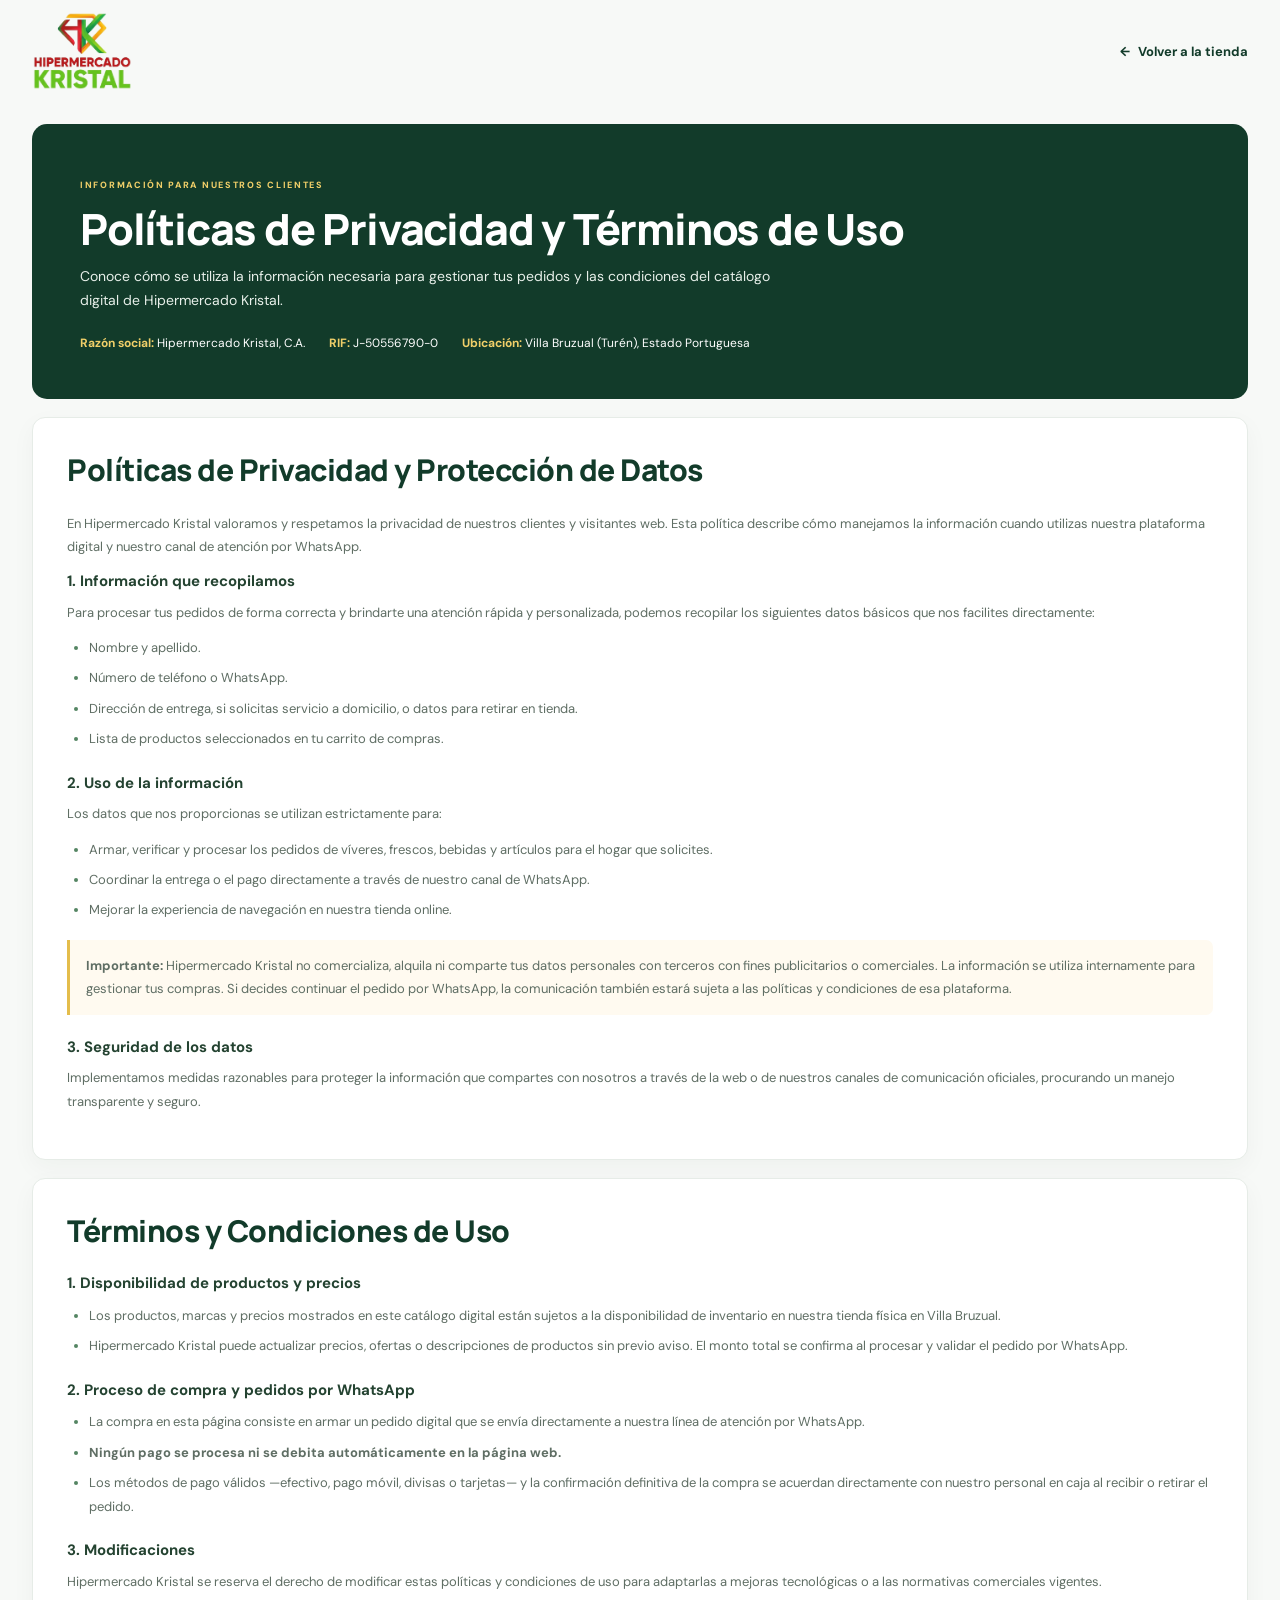
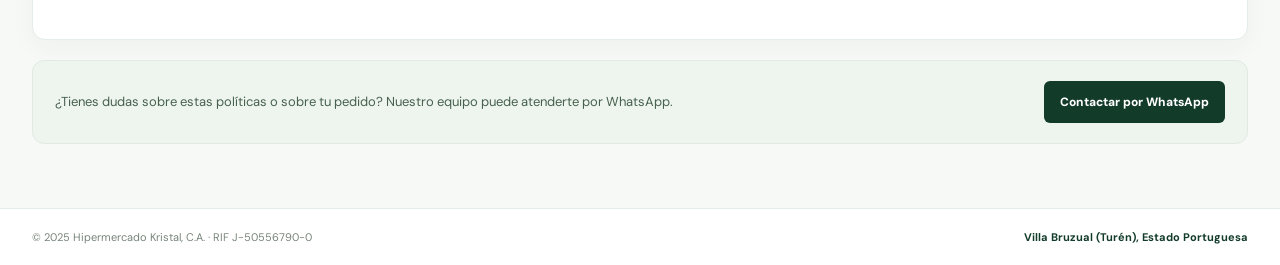
<file: politicas.html>
<!doctype html>
<html lang="es">
  <head>
    <meta charset="UTF-8" />
    <meta name="viewport" content="width=device-width, initial-scale=1.0" />
    <meta name="theme-color" content="#0f3822" />
    <meta
      name="description"
      content="Políticas de privacidad y términos de uso para los pedidos por WhatsApp de Hipermercado Kristal, Villa Bruzual."
    />
    <title>Políticas de Privacidad y Términos | Hipermercado Kristal</title>
    <link rel="icon" type="image/png" sizes="64x64" href="assets/kristal-favicon.png" />
    <link rel="preconnect" href="https://fonts.googleapis.com" />
    <link rel="preconnect" href="https://fonts.gstatic.com" crossorigin />
    <link
      href="https://fonts.googleapis.com/css2?family=DM+Sans:wght@400;500;600;700;800&family=Manrope:wght@500;600;700;800&display=swap"
      rel="stylesheet"
    />
    <link rel="stylesheet" href="styles.css" />
  </head>
  <body class="policy-page">
    <header class="policy-header page-container">
      <a class="brand" href="index.html" aria-label="Hipermercado Kristal, volver al inicio">
        <img class="brand-image" src="assets/kristal-logo.png" alt="Hipermercado Kristal" />
      </a>
      <a class="policy-home-link" href="index.html"><span aria-hidden="true">←</span> Volver a la tienda</a>
    </header>

    <main class="policy-main page-container">
      <section class="policy-intro" aria-labelledby="policy-title">
        <span class="eyebrow">INFORMACIÓN PARA NUESTROS CLIENTES</span>
        <h1 id="policy-title">Políticas de Privacidad y Términos de Uso</h1>
        <p>Conoce cómo se utiliza la información necesaria para gestionar tus pedidos y las condiciones del catálogo digital de Hipermercado Kristal.</p>
        <div class="policy-business">
          <span><strong>Razón social:</strong> Hipermercado Kristal, C.A.</span>
          <span><strong>RIF:</strong> J-50556790-0</span>
          <span><strong>Ubicación:</strong> Villa Bruzual (Turén), Estado Portuguesa</span>
        </div>
      </section>

      <section class="policy-card" id="privacidad" aria-labelledby="privacy-heading">
        <h2 id="privacy-heading">Políticas de Privacidad y Protección de Datos</h2>
        <p>En Hipermercado Kristal valoramos y respetamos la privacidad de nuestros clientes y visitantes web. Esta política describe cómo manejamos la información cuando utilizas nuestra plataforma digital y nuestro canal de atención por WhatsApp.</p>

        <h3>1. Información que recopilamos</h3>
        <p>Para procesar tus pedidos de forma correcta y brindarte una atención rápida y personalizada, podemos recopilar los siguientes datos básicos que nos facilites directamente:</p>
        <ul>
          <li>Nombre y apellido.</li>
          <li>Número de teléfono o WhatsApp.</li>
          <li>Dirección de entrega, si solicitas servicio a domicilio, o datos para retirar en tienda.</li>
          <li>Lista de productos seleccionados en tu carrito de compras.</li>
        </ul>

        <h3>2. Uso de la información</h3>
        <p>Los datos que nos proporcionas se utilizan estrictamente para:</p>
        <ul>
          <li>Armar, verificar y procesar los pedidos de víveres, frescos, bebidas y artículos para el hogar que solicites.</li>
          <li>Coordinar la entrega o el pago directamente a través de nuestro canal de WhatsApp.</li>
          <li>Mejorar la experiencia de navegación en nuestra tienda online.</li>
        </ul>
        <p class="policy-notice"><strong>Importante:</strong> Hipermercado Kristal no comercializa, alquila ni comparte tus datos personales con terceros con fines publicitarios o comerciales. La información se utiliza internamente para gestionar tus compras. Si decides continuar el pedido por WhatsApp, la comunicación también estará sujeta a las políticas y condiciones de esa plataforma.</p>

        <h3>3. Seguridad de los datos</h3>
        <p>Implementamos medidas razonables para proteger la información que compartes con nosotros a través de la web o de nuestros canales de comunicación oficiales, procurando un manejo transparente y seguro.</p>
      </section>

      <section class="policy-card" id="terminos" aria-labelledby="terms-heading">
        <h2 id="terms-heading">Términos y Condiciones de Uso</h2>

        <h3>1. Disponibilidad de productos y precios</h3>
        <ul>
          <li>Los productos, marcas y precios mostrados en este catálogo digital están sujetos a la disponibilidad de inventario en nuestra tienda física en Villa Bruzual.</li>
          <li>Hipermercado Kristal puede actualizar precios, ofertas o descripciones de productos sin previo aviso. El monto total se confirma al procesar y validar el pedido por WhatsApp.</li>
        </ul>

        <h3>2. Proceso de compra y pedidos por WhatsApp</h3>
        <ul>
          <li>La compra en esta página consiste en armar un pedido digital que se envía directamente a nuestra línea de atención por WhatsApp.</li>
          <li><strong>Ningún pago se procesa ni se debita automáticamente en la página web.</strong></li>
          <li>Los métodos de pago válidos —efectivo, pago móvil, divisas o tarjetas— y la confirmación definitiva de la compra se acuerdan directamente con nuestro personal en caja al recibir o retirar el pedido.</li>
        </ul>

        <h3>3. Modificaciones</h3>
        <p>Hipermercado Kristal se reserva el derecho de modificar estas políticas y condiciones de uso para adaptarlas a mejoras tecnológicas o a las normativas comerciales vigentes.</p>
      </section>

      <aside class="policy-contact" aria-label="Contacto de atención">
        <p>¿Tienes dudas sobre estas políticas o sobre tu pedido? Nuestro equipo puede atenderte por WhatsApp.</p>
        <a href="https://wa.me/584128867088" target="_blank" rel="noopener noreferrer">Contactar por WhatsApp</a>
      </aside>
    </main>

    <footer class="policy-footer">
      <div class="page-container">
        <span>© 2025 Hipermercado Kristal, C.A. · RIF J-50556790-0</span>
        <strong>Villa Bruzual (Turén), Estado Portuguesa</strong>
      </div>
    </footer>
  </body>
</html>
</file>
<file: styles.css>
:root {
  font-family: "DM Sans", sans-serif;
  color: #18352a;
  background: #fff;
  font-synthesis: none;
  text-rendering: optimizeLegibility;
  --forest: #0f3822;
  --green: #0f3822;
  --green-dark: #0f3822;
  --muted: #78847e;
  --line: #e9eeeb;
  --page-width: 1240px;
}

* { box-sizing: border-box; -webkit-user-select: none; user-select: none; }
input, textarea, select, [contenteditable="true"] { -webkit-user-select: text; user-select: text; }
[hidden] { display: none !important; }
html { scroll-behavior: smooth; touch-action: manipulation; overscroll-behavior-y: none; }
body { min-width: 320px; margin: 0; overscroll-behavior-y: none; }
button, input { font: inherit; }
button, a { -webkit-tap-highlight-color: transparent; }
a { color: inherit; text-decoration: none; }
button { color: inherit; }
.page-container { width: min(var(--page-width), calc(100% - 64px)); margin-inline: auto; }
.sr-only { position: absolute; width: 1px; height: 1px; padding: 0; margin: -1px; overflow: hidden; clip: rect(0, 0, 0, 0); white-space: nowrap; border: 0; }

.staff-store-return { position: sticky; z-index: 30; top: 0; display: flex; align-items: center; justify-content: space-between; gap: 12px; min-height: 42px; padding: 6px max(16px, calc((100vw - var(--page-width)) / 2)); background: #0f3822; color: #fff; font-size: 12px; font-weight: 800; box-shadow: 0 2px 10px #18352a1c; }
.staff-store-return > a { color: inherit; }
.staff-store-return label { display: inline-flex; align-items: center; gap: 8px; font-size: 11px; }
.staff-store-return select, .staff-profile-shortcuts select { min-height: 32px; padding: 5px 9px; border: 1px solid #dce6dd; border-radius: 7px; background: #fff; color: #18352a; font: inherit; }
.staff-profile-shortcuts h2 { margin-bottom: 12px; }
.staff-profile-shortcuts label { display: block; margin-bottom: 6px; color: #344b3c; font-size: 12px; font-weight: 700; }
.has-staff-navigation .site-header { top: 42px; }

.announcement { display: flex; justify-content: center; align-items: center; gap: 17px; min-height: 35px; padding: 5px 20px; background: #f5c84c; color: #273a25; font-size: 11px; }
.announcement p { margin: 0; }
.announcement strong { font-weight: 800; }
.announcement a { font-size: 10px; font-weight: 700; }
.announcement-install { display: inline-flex; min-height: 36px; align-items: center; gap: 5px; padding: 5px 9px; border: 1px solid currentColor; border-radius: 999px; background: transparent; color: inherit; font-size: 10px; font-weight: 800; cursor: pointer; white-space: nowrap; }
.announcement-install svg { width: 14px; height: 14px; fill: none; stroke: currentColor; stroke-width: 1.6; stroke-linecap: round; stroke-linejoin: round; }
.announcement-install:disabled { cursor: wait; opacity: .65; }
.announcement-apk-download { display: inline-flex; min-height: 36px; align-items: center; gap: 5px; padding: 5px 9px; border: 1px solid currentColor; border-radius: 999px; color: inherit; font-size: 10px !important; font-weight: 800 !important; text-decoration: none; white-space: nowrap; }
.announcement-apk-download svg { width: 14px; height: 14px; fill: none; stroke: currentColor; stroke-width: 1.6; stroke-linecap: round; stroke-linejoin: round; }
.announcement-apk-download[hidden] { display: none; }

.site-header { position: sticky; z-index: 10; top: 0; background: #ffffffed; box-shadow: 0 4px 18px #18352a0a; backdrop-filter: blur(14px); }
.header-main { min-height: 76px; display: flex; align-items: center; gap: 25px; }
.brand { display: inline-flex; flex: 0 0 auto; align-items: center; }
.brand-image { display: block; width: 98px; height: 70px; object-fit: contain; }
.search-form { height: 45px; flex: 1 1 440px; max-width: 500px; display: flex; align-items: center; gap: 10px; padding: 4px 5px 4px 15px; border: 1px solid #e7ece8; border-radius: 8px; background: #f8faf8; }
.search-form:focus-within { border-color: #65b67d; box-shadow: 0 0 0 3px #22c55e19; }
.search-form svg { width: 19px; height: 19px; flex: none; fill: none; stroke: #65746a; stroke-width: 1.7; stroke-linecap: round; }
.search-form input { width: 100%; min-width: 0; border: 0; outline: 0; background: transparent; color: #19382a; font-size: 12px; }
.search-form input::placeholder { color: #89938d; }
.search-form button { height: 35px; padding: 0 17px; border: 0; border-radius: 6px; background: var(--forest); color: #fff; font-size: 11px; font-weight: 700; cursor: pointer; }
.header-instagram, .header-tiktok { display: inline-grid; flex: none; place-items: center; width: 42px; height: 42px; border-radius: 12px; transition: transform .18s ease, box-shadow .18s ease; }
.header-instagram:hover, .header-tiktok:hover { transform: translateY(-2px); box-shadow: 0 5px 12px #18352a20; }
.header-instagram svg { display: block; width: 38px; height: 38px; }
.header-tiktok svg { display: block; width: 32px; height: 32px; }
.header-bcv-rate { display: grid; flex: 0 0 auto; justify-items: center; gap: 2px; margin-left: auto; color: #506156; line-height: 1.2; text-align: center; white-space: nowrap; }
.header-bcv-rate > span { color: #748178; font-size: 9px; font-weight: 700; letter-spacing: .04em; text-transform: uppercase; }
.header-bcv-rate > strong { color: var(--forest); font-size: 12px; font-weight: 800; }
.header-bcv-rate > small { min-height: 11px; color: #89948d; font-size: 8px; }
.header-bcv-rate.is-stale > strong { color: #8a6b17; }
.header-action { display: inline-flex; align-items: center; gap: 7px; padding: 0; border: 0; background: none; text-align: left; cursor: pointer; }
.action-icon svg { width: 21px; height: 21px; fill: none; stroke: var(--forest); stroke-width: 1.6; stroke-linecap: round; stroke-linejoin: round; }
.action-copy { display: flex; flex-direction: column; gap: 3px; white-space: nowrap; }
.action-copy small { font-size: 9px; color: #849087; }
.action-copy strong { font-size: 11px; font-weight: 700; }
.chevron { margin-left: 1px; color: #7c8980; }
.header-tools { display: flex; align-items: center; gap: 20px; margin-left: auto; }
.icon-action { display: flex; flex-direction: column; align-items: center; gap: 4px; padding: 0; border: 0; background: none; color: #31483b; font-size: 9px; white-space: nowrap; cursor: pointer; }
.icon-action > svg, .cart-icon-wrap > svg { width: 21px; height: 21px; fill: none; stroke: var(--forest); stroke-width: 1.55; stroke-linecap: round; stroke-linejoin: round; }
.cart-icon-wrap { position: relative; height: 23px; }
.cart-count { position: absolute; top: -7px; right: -10px; min-width: 16px; height: 16px; display: grid; place-items: center; padding: 0 4px; border: 2px solid #fff; border-radius: 10px; background: #ef4444; color: white; font-size: 8px; font-weight: 800; }

.category-nav { border-top: 1px solid #f1f3f1; border-bottom: 1px solid #e9eeeb; background: #fff; }
.nav-inner { min-height: 46px; display: flex; align-items: center; justify-content: space-between; gap: 16px; }
.category-links { display: flex; align-items: center; justify-content: flex-start; gap: clamp(17px, 3vw, 38px); width: 100%; }
.category-links a { color: #45584d; font-size: 12px; font-weight: 600; white-space: nowrap; transition: color .18s ease; }
.category-links a:hover, .category-links a[aria-current="page"] { color: var(--forest); }
.category-links a.selected { color: var(--forest); font-weight: 800; }
.category-links a:first-child { display: flex; align-items: center; gap: 8px; color: var(--forest); font-weight: 800; }
.departments-menu { position: relative; flex: none; }
.departments-menu summary { display: flex; align-items: center; gap: 8px; min-height: 42px; color: var(--forest); font-size: 12px; font-weight: 800; cursor: pointer; list-style: none; }
.departments-menu summary::-webkit-details-marker { display: none; }
.departments-menu summary span { color: #78847e; font-size: 15px; }
.department-menu-panel { position: absolute; z-index: 12; top: calc(100% + 2px); left: -18px; display: none; grid-template-columns: repeat(2, minmax(0, 1fr)); gap: 4px; width: min(680px, calc(100vw - 36px)); padding: 12px; border: 1px solid #e5ebe6; border-radius: 10px; background: #fff; box-shadow: 0 16px 36px #18352a1c; }
.departments-menu[open] .department-menu-panel { display: grid; }
.department-menu-panel a { display: flex; min-width: 0; flex-direction: column; gap: 5px; padding: 12px; border-radius: 7px; white-space: normal; }
.department-menu-panel a:hover, .department-menu-panel a[aria-current="true"] { background: #f3f8f3; }
.department-menu-panel strong { color: #254332; font-size: 12px; line-height: 1.4; }
.department-menu-panel small { color: #78847e; font-size: 10px; line-height: 1.45; }
.mobile-menu-button { display: none; }

body { background: #f6f8f6; color: #18352a; }
main { min-height: 55vh; padding-bottom: 40px; overscroll-behavior-y: none; }
.dashboard-overview { padding-top: 34px; padding-bottom: 42px; }
.dashboard-section-heading { display: flex; align-items: flex-end; justify-content: space-between; gap: 16px; margin-bottom: 18px; }
.dashboard-section-heading h2 { margin: 7px 0 0; color: var(--forest); font: 800 clamp(21px, 2.6vw, 29px)/1.2 "Manrope", sans-serif; letter-spacing: -.6px; }
.dashboard-location { display: inline-flex; align-items: center; gap: 8px; padding: 9px 13px; border: 1px solid #e5ece6; border-radius: 20px; background: #fff; color: #65746a; font-size: 11px; font-weight: 700; }
.dashboard-status-dot { width: 8px; height: 8px; display: inline-block; flex: none; border-radius: 50%; background: #c9a63c; box-shadow: 0 0 0 4px #c9a63c20; }
.dashboard-widgets { display: grid; grid-template-columns: repeat(3, minmax(0, 1fr)); gap: 16px; }
.dashboard-widget { position: relative; min-width: 0; overflow: hidden; padding: 23px; border: 1px solid #e7ece8; border-radius: 13px; background: #fff; box-shadow: 0 8px 26px #18352a08; }
.dashboard-widget h3 { margin: 7px 0 8px; color: #203b2b; font: 800 17px/1.3 "Manrope", sans-serif; }
.dashboard-widget p { margin: 0; color: #758279; font-size: 12px; line-height: 1.65; }
.dashboard-service { background: linear-gradient(140deg, #f4f8f4, #fff 68%); }
.dashboard-widget-icon { width: 36px; height: 36px; display: grid; place-items: center; margin-bottom: 13px; border-radius: 10px; background: #e4f1e6; color: var(--forest); }
.dashboard-widget-icon svg { width: 20px; height: 20px; fill: none; stroke: currentColor; stroke-width: 1.7; stroke-linecap: round; stroke-linejoin: round; }
.dashboard-widget-link { display: inline-flex; align-items: center; gap: 8px; margin-top: 15px; color: var(--forest); font-size: 11px; font-weight: 800; }
.dashboard-widget-link:hover { color: #287746; }
.dashboard-store-preview { min-height: 144px; display: flex; align-items: center; gap: 18px; padding: 14px; }
.dashboard-store-preview > img { width: 38%; height: 116px; flex: none; border-radius: 8px; object-fit: cover; }
.dashboard-store-preview h3 { font-size: 15px; }
.dashboard-status { display: flex; align-items: center; gap: 13px; padding-block: 17px; }
.dashboard-status > div { flex: 1; }
.dashboard-status h3 { margin: 4px 0; font-size: 14px; }
.dashboard-status p { font-size: 11px; }
.dashboard-status > a { width: 34px; height: 34px; display: grid; place-items: center; border-radius: 50%; background: var(--forest); color: #fff; font-weight: 800; }
.catalog-view { min-height: 70vh; padding: 30px 0 48px; background: #f6f8f6; }
.catalog-page-heading { display: flex; align-items: center; justify-content: space-between; gap: 18px; padding: 24px 28px; border: 1px solid #e5ebe6; border-radius: 13px; background: #fff; box-shadow: 0 7px 22px #18352a08; }
.catalog-page-heading h1 { margin: 7px 0 5px; color: var(--forest); font: 800 clamp(24px, 3.3vw, 34px)/1.2 "Manrope", sans-serif; letter-spacing: -.7px; }
.catalog-page-heading p { margin: 0; color: #748178; font-size: 12px; line-height: 1.6; }
.catalog-heading-badge { padding: 12px 15px; border: 1px solid #e7ece8; border-radius: 9px; color: #65746a; font-size: 10px; font-weight: 800; letter-spacing: 1.1px; }
.catalog-heading-badge b { color: #d5a92f; }
.catalog-view .hero { margin-top: 20px; }
.store-view { min-height: 70vh; padding-top: 18px; padding-bottom: 36px; background: #f6f8f6; }
.institutional-view { min-height: 65vh; padding-top: 38px; padding-bottom: 58px; }
.institutional-heading { margin-bottom: 24px; }
.institutional-heading h1 { margin: 8px 0; color: var(--forest); font: 800 clamp(28px, 4vw, 40px)/1.18 "Manrope", sans-serif; letter-spacing: -.8px; }
.institutional-heading > p { margin: 0; color: #6c7b71; font-size: 14px; line-height: 1.7; }
.institutional-card { margin-top: 18px; padding: clamp(22px, 4vw, 34px); border: 1px solid #e4eae5; border-radius: 10px; background: #fff; box-shadow: 0 5px 18px #18352a08; }
.institutional-card h2 { margin: 0 0 14px; color: #203b2b; font: 800 20px/1.35 "Manrope", sans-serif; }
.institutional-card p, .institutional-card li { color: #5f6e64; font-size: 13px; line-height: 1.8; }
.institutional-card p { margin: 0 0 14px; }
.about-section { max-width: 900px; margin: 0; border-left: 1px solid #e4eae5; background: #fff; scroll-margin-top: 24px; }
.about-section h2:not(:first-child) { margin-top: 26px; }
.institutional-facts { margin: 22px 0; padding: 15px 18px; border-left: 3px solid #d7bc5c; background: #f8faf8; }
.institutional-facts p { margin: 4px 0; }
.institutional-action { min-height: 44px; display: inline-flex; align-items: center; justify-content: center; padding: 0 17px; border: 0; border-radius: 6px; background: var(--forest); color: #fff; font: 700 12px "DM Sans", sans-serif; text-decoration: none; cursor: pointer; }
.institutional-action:hover { background: #092818; }
.returns-card ol { display: grid; gap: 14px; margin: 20px 0 25px; padding-left: 23px; }
.returns-card li::marker { color: var(--forest); font-weight: 800; }
.faq-section h2, .review-form-card h2 { margin-bottom: 18px; }
.faq-search-label, .review-form-card form > label { display: block; margin: 14px 0 7px; color: #344c3c; font-size: 12px; font-weight: 700; }
.faq-search, .review-form-card input[type="text"], .review-form-card select, .review-form-card textarea { width: 100%; min-height: 44px; padding: 10px 12px; border: 1px solid #dfe7e0; border-radius: 6px; background: #fff; color: #18352a; font: 13px "DM Sans", sans-serif; }
.faq-search:focus, .review-form-card input:focus, .review-form-card select:focus, .review-form-card textarea:focus { outline: 3px solid #0f38221c; border-color: #73917b; }
.review-form-card textarea { min-height: 110px; resize: vertical; }
.faq-list { margin-top: 18px; border-top: 1px solid #e9eeeb; }
.faq-list details { padding: 16px 2px; border-bottom: 1px solid #e9eeeb; }
.faq-list summary { color: #263f30; font-size: 13px; font-weight: 700; cursor: pointer; }
.faq-list details p { margin: 12px 0 0; }
.faq-empty { margin-top: 15px !important; color: #6e7c72 !important; }
.review-section { display: grid; grid-template-columns: minmax(210px, .72fr) minmax(0, 1.5fr); gap: 30px; }
.review-score { align-self: start; padding: 21px; border-radius: 8px; background: #f5f8f5; text-align: center; }
.review-score h2 { margin: 16px 0 0; color: #1b3827; font: 700 18px "Manrope", sans-serif; }
.review-score h2 span { font-size: 42px; }
.review-score > p, .review-stars { margin: 8px 0; color: #b58b23; font-size: 22px; letter-spacing: 3px; }
.review-score small, .review-example small { display: block; color: #78847e; font-size: 11px; line-height: 1.6; }
.review-wall h2 { margin-bottom: 15px; }
.review-example { margin-top: 11px; padding: 16px; border: 1px solid #e9eeeb; border-radius: 7px; }
.review-example header { display: flex; align-items: center; gap: 9px; margin-bottom: 8px; }
.review-example header strong { color: #263f30; font-size: 12px; }
.review-example header time { margin-left: auto; color: #78847e; font-size: 10px; }
.review-publication-kind { padding: 4px 8px; border-radius: 999px; background: #edf5ee; color: #1e6135; font-size: 9px; font-weight: 800; }
.review-publications-status { margin-bottom: 14px !important; }
.review-example p { margin: 8px 0; color: #43574a; }
.review-stars { font-size: 16px; }
.review-form-card form { max-width: 680px; }
.review-form-card fieldset { margin: 18px 0; padding: 12px 14px; border: 1px solid #e2e9e3; border-radius: 6px; }
.review-form-card legend { padding-inline: 5px; color: #344c3c; font-size: 12px; font-weight: 700; }
.star-rating { display: flex; flex-wrap: wrap; gap: 8px; }
.star-rating label { position: relative; cursor: pointer; }
.star-rating input { position: absolute; width: 1px; height: 1px; opacity: 0; }
.star-rating label span { display: block; padding: 8px 11px; border: 1px solid #e2e9e3; border-radius: 5px; color: #b58b23; font-size: 15px; letter-spacing: 2px; }
.star-rating input:checked + span { border-color: #c29a31; background: #fff9e8; color: #735714; }
.star-rating input:focus-visible + span { outline: 3px solid #0f38221c; }
.review-form-card form > .institutional-action { margin-top: 17px; }
.review-whatsapp-fallback { display: inline-block; margin: 14px 0 0 12px; color: var(--forest); font-size: 12px; font-weight: 700; }
.review-form-status { margin-top: 14px !important; color: #41604a !important; font-size: 12px !important; }

.welcome-hero { position: relative; min-height: max(500px, calc(100svh - 192px)); display: grid; place-items: center; overflow: hidden; isolation: isolate; background: #0f3822; color: #fff; text-align: center; }
.welcome-background { position: absolute; z-index: -2; inset: 0; background-position: center; background-size: cover; background-repeat: no-repeat; animation: welcome-background-cycle 18s ease-in-out infinite; }
.welcome-background::before { position: absolute; inset: -14px; background-image: var(--welcome-photo); background-position: center; background-size: cover; background-repeat: no-repeat; content: ""; filter: blur(14px); transform: scale(1.04); }
.welcome-background-facade { --welcome-photo: url("assets/hipermercado-fachada.png"); animation-delay: -12s; }
.welcome-background-aisles { --welcome-photo: url("assets/hipermercado-pasillos.png"); animation-delay: -6s; }
.welcome-background-drinks { --welcome-photo: url("assets/area-bebidas.png"); animation-delay: 0s; }
.welcome-background-photo { position: absolute; top: 50%; left: 50%; display: block; width: auto; height: auto; max-width: 100%; max-height: 100%; object-fit: contain; transform: translate(-50%, -50%); }
.welcome-hero::after { position: absolute; z-index: -1; inset: 0; background: rgba(15, 56, 34, .70); content: ""; }
.welcome-content { width: min(850px, calc(100% - 48px)); padding: 72px 0 98px; animation: welcome-content-enter .9s ease both; }
.welcome-eyebrow { color: #e4c76c; font-size: 11px; font-weight: 800; letter-spacing: 2.4px; }
.welcome-content h1 { max-width: 820px; margin: 18px auto 17px; color: #fff; font: 800 clamp(42px, 6vw, 76px)/1.04 "Manrope", sans-serif; letter-spacing: -2.8px; text-wrap: balance; }
.welcome-content p { max-width: 660px; margin: 0 auto; color: #fff; font-size: clamp(15px, 1.6vw, 19px); line-height: 1.7; text-wrap: balance; }
.welcome-actions { display: flex; flex-wrap: wrap; justify-content: center; gap: 14px; margin-top: 32px; }
.welcome-button { min-height: 54px; display: inline-flex; align-items: center; justify-content: center; gap: 10px; padding: 0 23px; border: 1px solid transparent; border-radius: 7px; font-size: 14px; font-weight: 800; transition: transform .2s ease, background-color .2s ease, box-shadow .2s ease; }
.welcome-button svg { width: 19px; height: 19px; fill: none; stroke: currentColor; stroke-width: 1.7; stroke-linecap: round; stroke-linejoin: round; }
.welcome-button:hover { transform: translateY(-3px); }
.welcome-button-primary { border-color: #fff; background: #0f3822; color: #fff; box-shadow: 0 7px 22px #071b10a6; }
.welcome-button-primary:hover { background: #092818; box-shadow: 0 10px 26px #071b10c2; }
.welcome-button-secondary { border-color: #fff; background: #fff1; color: #fff; backdrop-filter: blur(5px); }
.welcome-button-secondary:hover { background: #ffffff26; }
.welcome-scroll-cue { position: absolute; bottom: 22px; left: 50%; display: flex; flex-direction: column; align-items: center; gap: 8px; color: #fff; font-size: 11px; font-weight: 600; transform: translateX(-50%); animation: welcome-cue-enter .8s .35s ease both; }
.welcome-scroll-arrow { font-size: 22px; line-height: 1; animation: welcome-arrow-bounce 1.5s ease-in-out infinite; }
.featured-section { padding: 42px 0 33px; border-bottom: 1px solid #e9eeeb; background: #fff; scroll-margin-top: 16px; }
.featured-heading { display: flex; align-items: flex-end; justify-content: space-between; gap: 18px; margin-bottom: 16px; }
.featured-heading h2 { margin: 7px 0 5px; color: var(--forest); font: 800 clamp(23px, 3vw, 32px)/1.2 "Manrope", sans-serif; letter-spacing: -.7px; }
.featured-heading p { margin: 0; color: #748178; font-size: 12px; line-height: 1.6; }
.price-reference-note { display: block; max-width: 560px; margin-top: 5px; color: #8a6652; font-size: 10px; line-height: 1.5; }
.featured-heading .carousel-controls { flex: none; margin-bottom: 2px; }
.featured-heading .carousel-controls[hidden] { display: none; }
.featured-product-grid { gap: 15px; }
.featured-product-grid .featured-product-card { flex-basis: calc((100% - 30px) / 3); }
.featured-product-card .product-image-wrap { position: relative; height: 155px; background: #f8faf8; }
.featured-product-card .product-image { position: absolute; inset: 0; width: 100%; height: 100%; object-fit: contain; }
.featured-product-card .product-prices { margin-block: 8px 12px; }
.featured-product-card .quantity-control { margin-top: auto; }
.featured-product-card .regular-price, .featured-product-card .current-price { display: block; }
.hero { position: relative; min-height: 353px; display: flex; overflow: hidden; margin-top: 23px; border-radius: 13px; background: #e8f1e8; transition: background .45s ease; }
.hero::before { position: absolute; inset: 0; background: radial-gradient(ellipse at 75% 43%, #ffffff91 0%, transparent 42%), linear-gradient(105deg, #e8f1e8 0%, #e8f1e8 48%, #d9eadc 100%); content: ""; }
.hero[data-slide="1"] { background: #f2e7df; }
.hero[data-slide="1"]::before { background: radial-gradient(ellipse at 75% 43%, #fffaf491 0%, transparent 42%), linear-gradient(105deg, #f5e9e1 0%, #f5e9e1 48%, #ead5c8 100%); }
.hero[data-slide="2"] { background: #f2eddf; }
.hero[data-slide="2"]::before { background: radial-gradient(ellipse at 75% 43%, #fffef491 0%, transparent 42%), linear-gradient(105deg, #f3f0e4 0%, #f3f0e4 48%, #e4dfca 100%); }
.hero-content { position: relative; z-index: 2; width: 56%; padding: 49px 0 30px 62px; }
.hero-content.changing { animation: hero-copy-enter .32s ease both; }
.eyebrow { color: #38874d; font-size: 9px; font-weight: 800; letter-spacing: 1.7px; }
.hero h2 { margin: 11px 0 10px; color: var(--forest); font: 800 clamp(38px, 4.2vw, 53px)/1.09 "Manrope", sans-serif; letter-spacing: -2.3px; }
.hero-content > p { margin: 0; color: #52675a; font-size: 13px; }
.button { display: inline-flex; align-items: center; justify-content: center; gap: 25px; min-height: 41px; margin-top: 23px; padding: 0 17px; border-radius: 6px; font-size: 11px; font-weight: 800; transition: transform .2s, box-shadow .2s; }
.button:hover { transform: translateY(-2px); box-shadow: 0 5px 13px #1f382422; }
.button-yellow { background: var(--forest); color: #fff; }
.button-yellow:hover { background: #092818; }
.hero-pagination { display: flex; gap: 6px; margin-top: 28px; }
.hero-dot { width: 17px; height: 5px; padding: 0; border: 0; border-radius: 4px; background: #bfd1c1; cursor: pointer; transition: width .2s; }
.hero-dot.active { width: 28px; background: var(--forest); }
.hero-art { position: absolute; top: 0; right: 3%; width: 48%; height: 100%; }
.hero-halo { position: absolute; top: 25px; right: 5%; width: 340px; height: 300px; border-radius: 50%; background: #d5e6d6; }
.hero-image { position: absolute; top: 17px; right: 7%; width: 345px; height: 326px; object-fit: cover; border-radius: 46% 46% 16px 16px; mix-blend-mode: multiply; -webkit-mask-image: radial-gradient(ellipse at center, #000 45%, transparent 73%); mask-image: radial-gradient(ellipse at center, #000 45%, transparent 73%); transition: opacity .25s ease, transform .45s ease; }
.hero-sticker { position: absolute; right: 0; bottom: 57px; width: 82px; height: 82px; display: flex; flex-direction: column; align-items: center; justify-content: center; border-radius: 50%; background: #f5c84c; color: var(--forest); text-align: center; transform: rotate(9deg); }
.hero-sticker strong { font-size: 11px; letter-spacing: 1px; }
.hero-sticker span { margin-top: 3px; font-size: 10px; line-height: 1.1; }
.hero-leaf { position: absolute; z-index: 1; color: #f3bf3a; }
.leaf-one { top: 50px; left: 12%; font-size: 21px; }
.leaf-two { right: 2%; top: 70px; font-size: 15px; }
.hero-side-note { position: absolute; right: 13px; top: 50%; display: flex; align-items: center; gap: 8px; color: #6f8476; font-size: 8px; font-weight: 800; letter-spacing: 1.2px; writing-mode: vertical-rl; transform: translateY(-50%) rotate(180deg); }
.hero-side-note span { width: 1px; height: 24px; background: #b4c7b7; }
.category-view { min-height: 420px; padding: 34px 30px 62px; border: 1px solid #e5ebe6; border-radius: 10px; background: #fff; box-shadow: 0 5px 18px #18352a08; }
.category-back-button { min-height: 42px; padding: 0 15px; border: 1px solid #d8e4da; border-radius: 7px; background: #fff; color: var(--forest); font-size: 12px; font-weight: 800; cursor: pointer; transition: background .18s, color .18s, transform .18s; }
.category-back-button:hover { transform: translateX(-2px); background: var(--forest); color: #fff; }
.category-view-heading { margin: 30px 0 28px; padding-bottom: 18px; border-bottom: 1px solid #e9eeeb; }
.category-view-heading h1 { margin: 7px 0; color: var(--forest); font: 800 clamp(28px, 3vw, 38px)/1.2 "Manrope", sans-serif; }
.category-view-heading p { margin: 0; color: var(--muted); font-size: 14px; }
.category-product-grid { display: grid; grid-template-columns: repeat(5, minmax(0, 1fr)); gap: 18px; }
.category-product-grid .empty-state, .product-grid .empty-state { grid-column: 1 / -1; }

.products-section { padding-top: 58px; padding-bottom: 57px; }
.section-heading { display: flex; align-items: end; justify-content: space-between; gap: 16px; }
.section-eyebrow { font-size: 8px; }
.section-heading h2 { margin: 7px 0 5px; color: var(--forest); font: 800 26px/1.25 "Manrope", sans-serif; letter-spacing: -.7px; }
.section-heading p { margin: 0; color: #849087; font-size: 11px; }
.text-link { padding-bottom: 4px; color: #278048; font-size: 10px; font-weight: 800; white-space: nowrap; }
.catalog-heading-actions { display: flex; align-items: center; gap: 10px; }
.product-filters { display: flex; flex-wrap: wrap; align-items: center; gap: 9px; margin: 22px 0 16px; }
.department-filter-label { color: #52675a; font-size: 11px; font-weight: 700; }
.department-filter { min-width: min(270px, 100%); min-height: 39px; padding: 0 34px 0 12px; border: 1px solid #e1e9e2; border-radius: 6px; background: #fff; color: #344c3c; font-size: 11px; }
.department-filter:focus-visible { outline: 3px solid #22c55e70; outline-offset: 2px; }
.filter-chip { min-height: 39px; padding: 7px 13px; border: 1px solid #e8ede9; border-radius: 6px; background: #fff; color: #637168; font-size: 10px; cursor: pointer; }
.filter-chip.active { border-color: var(--forest); background: var(--forest); color: #fff; }
.product-carousel, .gallery-carousel { min-width: 0; }
.carousel-controls { display: flex; justify-content: flex-end; gap: 8px; margin-bottom: 10px; }
.carousel-arrow { width: 36px; height: 36px; display: grid; place-items: center; border: 1px solid #dce8de; border-radius: 50%; background: #fff; color: var(--forest); font-size: 19px; cursor: pointer; transition: color .18s, background .18s, border-color .18s, transform .18s; }
.carousel-arrow:hover:not(:disabled) { transform: translateY(-2px); border-color: var(--green-dark); background: var(--forest); color: #fff; }
.carousel-arrow:disabled { opacity: .38; cursor: default; }
.carousel-arrow:focus-visible, .product-grid:focus-visible, .hypermarket-gallery:focus-visible { outline: 3px solid #22c55e70; outline-offset: 3px; }
.product-grid, .category-product-grid { display: grid; grid-template-columns: repeat(5, minmax(0, 1fr)); gap: 18px; }
.product-grid { padding: 5px 2px 18px; }
.featured-product-grid { display: flex; grid-template-columns: none; gap: 15px; overflow-x: auto; padding: 5px 2px 18px; scroll-behavior: smooth; scroll-snap-type: x mandatory; scrollbar-color: #c7dccb transparent; scrollbar-width: thin; overscroll-behavior-inline: contain; }
.featured-product-grid, .hypermarket-gallery { touch-action: pan-x pan-y; -webkit-overflow-scrolling: touch; }
.catalog-load-sentinel { min-height: 1px; }
.product-card { position: relative; min-width: 0; display: flex; flex-direction: column; padding: 14px; border: 1px solid #edf0ed; border-radius: 7px 11px 11px 7px; background: #fff; box-shadow: 2px 3px 0 #f0ede6, 0 4px 16px #18352a08; transition: transform .22s ease, box-shadow .22s ease, border-color .22s ease; }
.featured-product-grid .product-card { flex: 0 0 calc((100% - 30px) / 3); scroll-snap-align: start; }
.product-pagination { display: flex; align-items: center; justify-content: center; gap: 8px; padding: 8px 0 18px; }
.product-pagination[hidden] { display: none; }
.pagination-pages { display: flex; align-items: center; gap: 5px; }
.pagination-button { min-width: 36px; min-height: 36px; padding: 0 11px; border: 1px solid #e1e9e2; border-radius: 6px; background: #fff; color: #405848; font-size: 11px; font-weight: 700; cursor: pointer; }
.pagination-button:hover:not(:disabled), .pagination-button.active { border-color: var(--forest); background: var(--forest); color: #fff; }
.pagination-button:disabled { color: #a2ada5; cursor: default; }
.pagination-button:focus-visible { outline: 3px solid #22c55e70; outline-offset: 2px; }
.pagination-ellipsis { padding-inline: 3px; color: #829087; }
.product-card:hover { transform: translateY(-4px) perspective(800px) rotateX(1deg); border-color: #dce8de; box-shadow: 0 14px 28px #18352a13; }
.product-badge { position: absolute; z-index: 1; top: 13px; left: 13px; padding: 5px 8px; border-radius: 4px; background: #ef4444; color: #fff; font-size: 8px; font-weight: 800; letter-spacing: .35px; }
.product-badge.sale { animation: badge-pulse 2.8s ease-in-out infinite; }
.product-badge.popular { background: #edf7ee; color: #218243; }
.favorite-button { position: absolute; z-index: 1; top: 10px; right: 10px; width: 30px; height: 30px; display: grid; place-items: center; border: 1px solid #edf0ed; border-radius: 50%; background: #fff; color: #77857a; cursor: pointer; }
.favorite-button svg { width: 16px; height: 16px; fill: none; stroke: currentColor; stroke-width: 1.7; stroke-linecap: round; stroke-linejoin: round; }
.favorite-button.active { color: #ef4444; }
.favorite-button.active svg { fill: currentColor; }
.product-image-wrap { height: 180px; display: grid; place-items: center; margin-bottom: 12px; overflow: hidden; border-radius: 7px; background: #fff; }
.product-image { width: auto; height: auto; max-width: 100%; max-height: 100%; object-fit: contain; transition: transform .32s cubic-bezier(.2,.75,.25,1); }
.product-card:hover .product-image { transform: translateY(-4px); }
.product-category { color: #849087; font-size: 9px; }
.product-name { min-height: 36px; margin: 6px 0 3px; color: #273b2f; font-size: 12px; font-weight: 700; line-height: 1.45; }
.product-presentation { color: #77847b; font-size: 10px; }
.product-prices { min-height: 38px; display: flex; flex-direction: column; justify-content: center; gap: 2px; margin-top: 8px; }
.product-ves-price { display: block; color: #66766c; font-size: 11px; line-height: 1.45; }
.regular-price { color: #97a099; font-size: 9px; text-decoration: line-through; }
.current-price { color: var(--forest); font-size: 16px; font-weight: 800; }
.add-button { width: 100%; min-height: 39px; display: flex; align-items: center; justify-content: center; gap: 7px; margin-top: auto; padding-top: 6px; border: 1px solid var(--forest); border-radius: 6px; background: var(--forest); color: #fff; font-size: 10px; font-weight: 800; text-decoration: none; cursor: pointer; transition: transform .18s ease, background .18s ease, box-shadow .18s ease; }
.add-button:hover { background: #092818; box-shadow: 0 5px 12px #0f382230; transform: translateY(-1px); }
.add-button:active { transform: scale(.97); }
.add-button:focus-visible, .quantity-button:focus-visible, .favorite-button:focus-visible { outline: 3px solid #22c55e70; outline-offset: 2px; }
.add-button span { font-size: 15px; line-height: 10px; }
.quantity-control { min-height: 39px; display: flex; align-items: center; justify-content: space-between; margin-top: auto; overflow: hidden; border: 1px solid #bfe3ca; border-radius: 6px; background: #f0faf2; color: #218243; font-size: 12px; font-weight: 800; animation: quantity-pop .24s ease-out; }
.quantity-button { width: 38px; align-self: stretch; border: 0; background: transparent; color: #218243; font-size: 18px; cursor: pointer; }
.quantity-button:hover { background: #dff3e4; }
.product-cart-control { display: flex; margin-top: auto; }
.product-cart-control .add-button, .product-cart-control .quantity-control { margin-top: 0; }
.product-grid, .category-product-grid { touch-action: pan-y; }
@keyframes quantity-pop { from { transform: scale(.94); } to { transform: scale(1); } }
.empty-state { flex: 0 0 100%; padding: 40px 10px; color: #718076; text-align: center; font-size: 13px; }
.empty-state a { color: var(--forest); font-weight: 700; text-decoration: underline; text-underline-offset: 3px; }
@keyframes badge-pulse { 0%, 100% { box-shadow: 0 0 0 0 #ef444400; } 50% { box-shadow: 0 0 0 4px #ef444426; } }

.benefits { display: grid; grid-template-columns: repeat(4, 1fr); gap: 20px; padding-top: 24px; padding-bottom: 24px; border-top: 1px solid #e9eeeb; border-bottom: 1px solid #e9eeeb; }
.benefit-item { display: flex; align-items: center; gap: 12px; min-width: 0; }
.benefit-icon { width: 38px; height: 38px; display: grid; flex: none; place-items: center; border-radius: 50%; background: #eef8f0; color: #248748; font-size: 11px; font-weight: 800; }
.benefit-item > span:last-child { display: flex; flex-direction: column; gap: 4px; }
.benefit-item strong { font-size: 10px; }
.benefit-item small { color: #89948c; font-size: 9px; }
.whatsapp-icon { background: #e9f8ed; }

.hypermarket-section { padding-top: 55px; padding-bottom: 16px; scroll-margin-top: 24px; text-align: center; }
.hypermarket-heading { margin-bottom: 25px; }
.hypermarket-heading .eyebrow { color: #d49b12; }
.hypermarket-heading h2 { margin: 8px 0 6px; color: var(--forest); font: 800 clamp(24px, 3vw, 34px)/1.2 "Manrope", sans-serif; letter-spacing: -.8px; }
.hypermarket-heading h2 span { color: #168444; }
.hypermarket-heading > p { margin: 0; color: #78847e; font-size: 14px; }
.hypermarket-gallery { display: flex; gap: 24px; overflow-x: auto; padding: 5px 2px 18px; scroll-behavior: smooth; scroll-snap-type: x mandatory; scrollbar-color: #c7dccb transparent; scrollbar-width: thin; text-align: left; overscroll-behavior-inline: contain; }
.hypermarket-card { flex: 0 0 calc((100% - 24px) / 2); min-width: 0; overflow: hidden; padding: 15px; border: 1px solid #e9eeeb; border-top: 3px solid #22c55e; border-radius: 13px; background: #fff; box-shadow: 0 9px 28px #0f38220d; scroll-snap-align: start; }
.hypermarket-card:nth-child(2) { border-top-color: #ef4444; }
.hypermarket-card h3 { min-height: 22px; margin: 0 0 12px; color: #23412e; font-size: 15px; font-weight: 800; }
.hypermarket-photo-stage { height: clamp(320px, 38vw, 470px); display: grid; place-items: center; overflow: hidden; border-radius: 9px; background: #f7f9f7; }
.hypermarket-photo-stage img { display: block; width: auto; height: auto; max-width: 100%; max-height: 470px; object-fit: contain; }
.hypermarket-photo-stage--logo { position: relative; }
.hypermarket-photo-stage--logo img { position: absolute; inset: 0; width: 100%; height: 100%; object-fit: contain; }
.hypermarket-card:hover .hypermarket-photo-stage--logo img { transform: none; }
.hypermarket-trust { margin: 19px 0 0; color: #76827a; font-size: 12px; line-height: 1.6; }
.hypermarket-trust strong { color: var(--forest); }
.site-footer { margin-top: 35px; background: #f7f9f7; }
.footer-main { display: grid; grid-template-columns: 1.25fr 1fr 1fr 1.35fr; gap: 45px; padding-top: 36px; padding-bottom: 35px; }
.footer-brand .brand-image { width: 100px; height: 78px; }
.footer-brand-column > p { margin: 14px 0 15px; color: #79867d; font-size: 10px; line-height: 1.7; }
.social-links { display: flex; gap: 8px; }
.social-links a { width: 34px; height: 34px; display: grid; place-items: center; border-radius: 9px; transition: transform .18s ease, box-shadow .18s ease; }
.social-links a:hover { transform: translateY(-2px); box-shadow: 0 5px 12px #18352a20; }
.social-links a[aria-label*="Instagram"] svg { display: block; width: 36px; height: 36px; }
.social-links a[aria-label*="TikTok"] svg { display: block; width: 30px; height: 30px; }
.footer-column { display: flex; flex-direction: column; align-items: flex-start; gap: 10px; }
.footer-column h3 { margin: 4px 0 5px; color: #233b2c; font-size: 11px; }
.footer-column > a, .footer-column > p { margin: 0; color: #758279; font-size: 9px; }
.footer-column > a:hover { color: #168444; }
.footer-contact p { display: flex; gap: 8px; }
.footer-contact .contact-link { display: flex; align-items: flex-start; gap: 8px; }
.footer-contact p span { color: #34834b; font-size: 13px; }
.payment-methods { display: flex; align-items: center; gap: 6px; margin-top: 3px; }
.payment-methods span { padding: 5px 7px; border: 1px solid #e1e7e1; border-radius: 4px; background: #fff; color: #56665a; font-size: 8px; font-weight: 800; }
.footer-bottom { border-top: 1px solid #e8ede8; color: #8a948d; font-size: 9px; }
.footer-bottom > div { min-height: 38px; display: flex; align-items: center; justify-content: space-between; }
.footer-bottom b { color: #ef6863; }
.toast { position: fixed; z-index: 5; right: 24px; bottom: 24px; padding: 12px 17px; border-radius: 7px; background: var(--forest); color: #fff; box-shadow: 0 8px 25px #102d1c30; font-size: 12px; opacity: 0; pointer-events: none; transform: translateY(8px); transition: opacity .2s, transform .2s; }
.toast.visible { opacity: 1; transform: translateY(0); }
.reveal-ready [data-reveal] { opacity: 0; transform: translateY(24px); transition: opacity .65s ease, transform .65s cubic-bezier(.2,.75,.25,1); }
.reveal-ready [data-reveal].revealed { opacity: 1; transform: translateY(0); }
.cart-icon-wrap.bouncing { animation: cart-bounce .48s ease; }
.cart-spark { position: fixed; z-index: 20; width: 7px; height: 7px; border-radius: 50%; background: #f5c84c; opacity: 0; pointer-events: none; transform: translate(-50%, -50%) scale(.4); }
.cart-spark.visible { animation: cart-spark-burst .55s ease-out forwards; }
.cart-open { overflow: hidden; }
.cart-backdrop { position: fixed; z-index: 100; inset: 0; background: #10251bbc; opacity: 0; transition: opacity .24s ease; }
.cart-backdrop[hidden] { display: none; }
.cart-backdrop.visible { opacity: 1; }
.cart-drawer { position: fixed; z-index: 101; top: 0; right: 0; bottom: 0; width: min(460px, 100%); height: 100vh; height: 100dvh; display: flex; flex-direction: column; background: #fff; box-shadow: -12px 0 40px #10251b1c; transform: translateX(105%); transition: transform .26s cubic-bezier(.2,.75,.25,1); }
.cart-drawer.open { transform: translateX(0); }
.cart-drawer-header { min-height: 83px; display: flex; align-items: center; justify-content: space-between; gap: 16px; padding: 16px 22px; border-bottom: 1px solid #e9eeeb; }
.cart-drawer-header h2 { margin: 5px 0 0; color: var(--forest); font: 800 20px/1.2 "Manrope", sans-serif; }
.cart-drawer-header h2 span { color: #87938a; font: 500 11px "DM Sans", sans-serif; }
.cart-close { width: 36px; height: 36px; display: grid; place-items: center; border: 1px solid #e7ece8; border-radius: 50%; background: #fff; color: #526258; font-size: 25px; line-height: 1; cursor: pointer; }
.cart-close:hover { background: #f4f8f4; }
.cart-drawer-content { flex: 1; overflow-y: auto; padding: 6px 22px; overscroll-behavior: contain; }
.shipping-progress { margin: 13px 0 8px; padding: 13px 14px; border: 1px solid #e4eee5; border-radius: 9px; background: #f7fbf7; }
.shipping-progress p { margin: 0; color: #48604e; font-size: 11px; font-weight: 700; line-height: 1.5; }
.shipping-progress-track { height: 8px; margin-top: 10px; overflow: hidden; border-radius: 99px; background: #e3ece4; }
.shipping-progress-fill { width: 0; height: 100%; display: block; border-radius: inherit; background: #218243; transition: width .3s ease; }
.cart-item { position: relative; display: grid; grid-template-columns: 76px minmax(0, 1fr); gap: 13px; padding: 17px 24px 17px 0; border-bottom: 1px solid #edf0ed; }
.cart-item-image { width: 76px; height: 84px; display: grid; place-items: center; overflow: hidden; border: 1px solid #eff2ef; border-radius: 8px; background: #fff; }
.cart-item-image img { width: 100%; height: 100%; object-fit: contain; }
.cart-item-details { min-width: 0; display: flex; flex-direction: column; align-items: flex-start; }
.cart-item-details h3 { margin: 1px 0 3px; color: #263b2e; font-size: 12px; line-height: 1.4; }
.cart-item-presentation, .cart-item-unit-price { color: #839087; font-size: 10px; }
.cart-item-unit-price { margin-top: 3px; }
.cart-item-bottom { width: 100%; display: flex; align-items: center; justify-content: space-between; gap: 8px; margin-top: auto; padding-top: 7px; }
.cart-quantity-control { height: 29px; display: flex; align-items: center; overflow: hidden; border: 1px solid #dce8de; border-radius: 5px; background: #f8fbf8; color: var(--forest); font-size: 11px; font-weight: 700; }
.cart-quantity-control button { width: 30px; height: 100%; border: 0; background: transparent; color: #218243; font-size: 16px; cursor: pointer; }
.cart-quantity-control button:hover { background: #e8f5eb; }
.cart-quantity-control > span { min-width: 19px; text-align: center; }
.cart-line-total { color: var(--forest); font-size: 12px; white-space: nowrap; }
.cart-remove { position: absolute; top: 16px; right: 0; width: 23px; height: 23px; display: grid; place-items: center; border: 0; border-radius: 50%; background: transparent; color: #8c9890; font-size: 19px; cursor: pointer; }
.cart-remove:hover { background: #fff0ef; color: #e3483f; }
.cart-empty { min-height: 310px; display: flex; flex-direction: column; align-items: center; justify-content: center; padding: 36px 16px; text-align: center; }
.cart-empty-icon { width: 64px; height: 64px; display: grid; place-items: center; border-radius: 50%; background: #f1f7f2; color: var(--forest); }
.cart-empty-icon svg { width: 28px; height: 28px; fill: none; stroke: currentColor; stroke-width: 1.7; stroke-linecap: round; stroke-linejoin: round; }
.cart-empty h3 { margin: 18px 0 6px; color: var(--forest); font-size: 16px; }
.cart-empty p { max-width: 240px; margin: 0; color: #758279; font-size: 12px; line-height: 1.6; }
.continue-shopping { margin-top: 17px; padding: 10px 15px; border: 1px solid #bfe3ca; border-radius: 6px; background: #f0faf2; color: #218243; font-size: 11px; font-weight: 700; cursor: pointer; }
.cart-drawer-footer { padding: 17px 22px max(20px, env(safe-area-inset-bottom)); border-top: 1px solid #e9eeeb; background: #fff; box-shadow: 0 -6px 18px #18352a07; }
.cart-total-row { display: flex; align-items: center; justify-content: space-between; color: #46594c; font-size: 12px; }
.cart-total-row strong { color: var(--forest); font-size: 21px; }
.cart-checkout-note { margin: 8px 0 13px; color: #819087; font-size: 10px; line-height: 1.5; }
.checkout-button { width: 100%; min-height: 46px; display: flex; align-items: center; justify-content: center; gap: 9px; border: 0; border-radius: 7px; background: var(--forest); color: #fff; font-size: 12px; font-weight: 800; cursor: pointer; transition: background .18s ease, transform .18s ease; }
.checkout-button:hover:not(:disabled) { background: #092818; transform: translateY(-1px); }
.checkout-button:active:not(:disabled) { transform: scale(.98); }
.checkout-button:disabled { background: #bdc9bf; cursor: not-allowed; }
.checkout-button svg { width: 19px; height: 19px; fill: none; stroke: currentColor; stroke-width: 1.7; stroke-linecap: round; stroke-linejoin: round; }
.mobile-cart-fab { display: none; }
.info-dialog { width: min(440px, calc(100% - 32px)); max-height: min(80vh, 560px); padding: 0; overflow: auto; border: 1px solid #e7ece8; border-radius: 12px; background: #fff; color: #18352a; box-shadow: 0 24px 70px #10251b35; }
.info-dialog::backdrop { background: #10251bbc; backdrop-filter: blur(2px); }
.info-dialog-header { display: flex; align-items: center; justify-content: space-between; gap: 16px; padding: 17px 20px; border-bottom: 1px solid #e9eeeb; }
.info-dialog-header h2 { margin: 0; color: var(--forest); font: 800 18px/1.3 "Manrope", sans-serif; }
.info-dialog-content { padding: 19px 20px 21px; }
.info-dialog-content p { margin: 0 0 18px; color: #66756b; font-size: 13px; line-height: 1.7; }
.info-whatsapp { min-height: 46px; text-decoration: none; }
.footer-contact { scroll-margin-top: 20px; }
.mobile-legal-link { display: none !important; }

.policy-page { min-height: 100vh; display: flex; flex-direction: column; background: #f7f9f7; }
.policy-header { display: flex; align-items: center; justify-content: space-between; gap: 20px; padding-block: 12px; }
.policy-header .brand-image { width: 100px; height: 78px; }
.policy-home-link { display: inline-flex; align-items: center; gap: 8px; color: var(--forest); font-size: 13px; font-weight: 700; }
.policy-home-link:hover, .policy-back-top:hover { color: #287746; }
.policy-main { flex: 1; padding-top: 22px; padding-bottom: 64px; }
.policy-intro { padding: clamp(26px, 5vw, 48px); border-radius: 15px; background: var(--forest); color: #fff; }
.policy-intro .eyebrow { color: #f0cf69; }
.policy-intro h1 { margin: 11px 0 12px; font: 800 clamp(29px, 5vw, 43px)/1.15 "Manrope", sans-serif; letter-spacing: -1.2px; }
.policy-intro p { max-width: 700px; margin: 0; color: #e8f0ea; font-size: 14px; line-height: 1.7; }
.policy-business { display: flex; flex-wrap: wrap; gap: 8px 24px; margin-top: 22px; color: #fff; font-size: 12px; }
.policy-business strong { color: #f0cf69; }
.policy-nav { display: flex; flex-wrap: wrap; gap: 10px; margin: 22px 0; }
.policy-nav a { display: inline-flex; align-items: center; min-height: 40px; padding: 0 15px; border: 1px solid #dce7de; border-radius: 22px; background: #fff; color: var(--forest); font-size: 12px; font-weight: 700; }
.policy-nav a:hover { border-color: var(--forest); background: #edf5ee; }
.policy-card { margin-top: 18px; padding: clamp(22px, 4vw, 34px); border: 1px solid #e6ece7; border-radius: 13px; background: #fff; box-shadow: 0 8px 24px #0f38220a; scroll-margin-top: 20px; }
.policy-card h2 { margin: 0 0 24px; color: var(--forest); font: 800 clamp(22px, 3.5vw, 30px)/1.2 "Manrope", sans-serif; letter-spacing: -.5px; }
.policy-card h3 { margin: 22px 0 8px; color: #244331; font-size: 15px; line-height: 1.45; }
.policy-card h3:first-of-type { margin-top: 0; }
.policy-card p, .policy-card li { color: #5f6e64; font-size: 13px; line-height: 1.8; }
.policy-card p { margin: 0 0 12px; }
.policy-card ul { display: grid; gap: 7px; margin: 9px 0 18px; padding-left: 22px; }
.policy-card li::marker { color: #548563; }
.policy-notice { margin-top: 14px !important; padding: 14px 16px; border-left: 3px solid #e4bd4b; border-radius: 0 7px 7px 0; background: #fffaf0; }
.policy-contact { display: flex; flex-wrap: wrap; align-items: center; justify-content: space-between; gap: 15px; margin-top: 20px; padding: 20px 22px; border: 1px solid #e1eae2; border-radius: 12px; background: #edf5ee; }
.policy-contact p { margin: 0; color: #48604e; font-size: 13px; line-height: 1.6; }
.policy-contact a { display: inline-flex; align-items: center; justify-content: center; min-height: 42px; padding: 0 16px; border-radius: 6px; background: var(--forest); color: #fff; font-size: 12px; font-weight: 800; }
.policy-contact a:hover { background: #092818; }
.policy-back-top { display: inline-block; margin-top: 20px; color: var(--forest); font-size: 12px; font-weight: 700; }
.policy-footer { border-top: 1px solid #e5ebe6; background: #fff; color: #77847a; font-size: 11px; }
.policy-footer > div { min-height: 56px; display: flex; align-items: center; justify-content: space-between; gap: 12px; }
.policy-footer strong { color: var(--forest); }

@media (max-width: 1050px) {
  .header-main { gap: 20px; }
  .location-button .action-copy { display: none; }
  .header-tools { gap: 15px; }
  .category-links { gap: 16px; }
  .hero-art { right: 0; width: 48%; }
  .hero-image { right: 2%; width: 320px; }
  .hero-halo { right: 0; }
  .hero-side-note { display: none; }
  .product-grid, .category-product-grid { grid-template-columns: repeat(4, minmax(0, 1fr)); }
  .footer-main { gap: 25px; }
}
@media (max-width: 767px) {
  .site-header { position: sticky; top: 0; }
  .page-container { width: min(100% - 34px, var(--page-width)); }
  .site-header { position: relative; }
  .header-main { display: grid; min-height: 0; grid-template-columns: minmax(0, 1fr) auto; gap: 9px 12px; padding-block: 8px; }
  .brand-image { width: 82px; height: 62px; }
  .header-main > .brand { grid-column: 1; grid-row: 1; }
  .search-form { grid-column: 1 / -1; grid-row: 2; width: 100%; }
  .header-instagram, .header-tiktok { display: none; }
  .header-tools { grid-column: 2; grid-row: 1; gap: 15px; margin: 0; }
  .header-bcv-rate { grid-column: 1 / -1; grid-row: 3; justify-self: center; margin: 0; }
  .icon-action { gap: 3px; font-size: 9px; }
  .icon-action > svg, .cart-icon-wrap > svg { width: 21px; height: 21px; }
  .category-nav { position: relative; }
  .nav-inner { min-height: 44px; }
  .mobile-menu-button { min-height: 40px; display: inline-flex; align-items: center; gap: 8px; padding: 0 10px; border: 0; border-radius: 6px; background: #f3f8f3; color: var(--forest); font-size: 12px; font-weight: 700; cursor: pointer; }
  .mobile-menu-button svg { width: 17px; height: 17px; fill: none; stroke: currentColor; stroke-width: 1.8; stroke-linecap: round; }
  .category-links { position: absolute; z-index: 12; top: 100%; right: 0; left: 0; display: none; flex-direction: column; align-items: stretch; gap: 0; width: auto; padding: 8px 17px; border: 1px solid var(--line); border-top: 0; border-radius: 0 0 8px 8px; background: #fff; box-shadow: 0 10px 20px #18352a12; }
  .category-links.open { display: flex; }
  .category-links a, .category-links a:first-child { min-height: 44px; display: flex; align-items: center; border-bottom: 1px solid #f1f3f1; font-size: 12px; }
  .category-links .departments-menu { width: 100%; }
  .departments-menu summary { min-height: 44px; border-bottom: 1px solid #f1f3f1; }
  .department-menu-panel { position: static; grid-template-columns: repeat(2, minmax(0, 1fr)); width: auto; padding: 6px; border: 0; border-radius: 0; box-shadow: none; }
  .department-menu-panel a { min-height: 0; align-items: flex-start; padding: 9px; border: 0; }
  .department-menu-panel strong { font-size: 11px; }
  .department-menu-panel small { font-size: 9px; }
  .dashboard-overview { padding-top: 23px; padding-bottom: 30px; }
  .featured-section { padding: 30px 0 23px; }
  .featured-heading { align-items: flex-start; }
  .featured-heading h2 { font-size: 22px; }
  .featured-heading p { font-size: 10px; }
  .featured-heading .carousel-controls { gap: 6px; }
  .featured-heading .carousel-arrow { width: 32px; height: 32px; }
  .featured-product-grid { gap: 10px; }
  .dashboard-section-heading { align-items: flex-start; flex-direction: column; gap: 12px; }
  .dashboard-section-heading h2 { font-size: 22px; }
  .dashboard-widgets { grid-template-columns: 1fr; gap: 11px; }
  .dashboard-widget { padding: 18px; }
  .dashboard-store-preview { align-items: flex-start; gap: 12px; }
  .dashboard-store-preview > img { width: 35%; height: 105px; }
  .dashboard-store-preview h3 { font-size: 13px; }
  .dashboard-status { align-items: flex-start; }
  .catalog-view { padding-top: 18px; padding-bottom: 32px; }
  .catalog-page-heading { padding: 18px; }
  .catalog-page-heading h1 { font-size: 24px; }
  .catalog-page-heading p { font-size: 11px; }
  .catalog-heading-badge { display: none; }
  .catalog-view .hero { margin-top: 14px; }
  .store-view { padding-top: 8px; }
  .category-nav { position: relative; }
  .nav-inner { min-height: 44px; }
  .mobile-menu-button { min-height: 40px; }
  .category-view { padding: 22px 14px 38px; }
  .category-view-heading { margin: 24px 0 20px; }
  .product-grid, .category-product-grid { grid-template-columns: repeat(2, minmax(0, 1fr)); gap: 10px; }
  .policy-header { min-height: 70px; }
  .policy-header .brand-image { width: 82px; height: 64px; }
  .policy-home-link { font-size: 11px; }
  .policy-main { padding-top: 12px; padding-bottom: 40px; }
  .policy-intro p { font-size: 13px; }
  .policy-business { flex-direction: column; gap: 8px; }
  .policy-nav { gap: 8px; }
  .policy-nav a { min-height: 42px; padding-inline: 12px; font-size: 11px; }
  .policy-card p, .policy-card li { font-size: 12px; }
  .policy-card h3 { font-size: 14px; }
  .policy-contact { align-items: flex-start; flex-direction: column; padding: 17px; }
  .policy-footer > div { align-items: flex-start; flex-direction: column; justify-content: center; padding-block: 12px; font-size: 10px; }
  .announcement { min-height: 40px; justify-content: space-between; gap: 6px; padding-inline: 10px; font-size: 9px; }
  .announcement a { display: none; }
  .announcement-install { gap: 4px; padding: 5px 8px; font-size: 9px; }
  .announcement-install svg { width: 13px; height: 13px; }
  .header-main { min-height: 68px; flex-wrap: nowrap; gap: 11px; padding-block: 6px; }
  .brand-image { width: 76px; height: 58px; }
  .header-instagram { margin-left: auto; }
  .header-tools { gap: 0; margin-left: 0; }
  .icon-action { gap: 1px; font-size: 7px; }
  .icon-action > svg, .cart-icon-wrap > svg { width: 19px; height: 19px; }
  .search-form { order: 0; flex: 1 1 auto; max-width: none; height: 39px; margin: 0; gap: 6px; padding-left: 9px; }
  .search-form input { font-size: 10px; }
  .search-form button { height: 29px; }
  .welcome-hero { min-height: max(540px, calc(100svh - 212px)); }
  .welcome-content { width: calc(100% - 40px); padding: 57px 0 91px; }
  .welcome-eyebrow { font-size: 9px; letter-spacing: 1.8px; }
  .welcome-content h1 { margin: 16px auto; font-size: clamp(39px, 11vw, 54px); letter-spacing: -1.8px; }
  .welcome-content p { max-width: 420px; font-size: 14px; line-height: 1.65; }
  .welcome-actions { gap: 11px; margin-top: 25px; }
  .welcome-button { width: min(100%, 330px); min-height: 51px; padding-inline: 15px; font-size: 13px; }
  .welcome-scroll-cue { bottom: 17px; width: 100%; font-size: 10px; }
  .hero { min-height: 380px; margin-top: 16px; }
  .hero-content { width: 100%; padding: 31px 22px 24px; }
  .hero h2 { font-size: 39px; }
  .hero-content > p { max-width: 220px; font-size: 11px; line-height: 1.5; }
  .hero-art { top: 120px; right: -55px; width: 60%; height: 250px; opacity: .83; }
  .hero-halo { top: 10px; right: 3%; width: 230px; height: 210px; }
  .hero-image { top: 0; right: 2%; width: 245px; height: 245px; }
  .hero-sticker { right: 6%; bottom: 9px; width: 62px; height: 62px; }
  .hero-sticker strong { font-size: 9px; }
  .hero-sticker span { font-size: 8px; }
  .hero-pagination { position: absolute; z-index: 2; bottom: 19px; left: 22px; margin: 0; }
  .hero-side-note { display: none; }
  .category-view { min-height: 55vh; padding: 24px 15px 42px; }
  .category-view-heading { margin: 28px 0 21px; }
  .category-view-heading p { font-size: 12px; line-height: 1.6; }
  .products-section { padding-top: 40px; padding-bottom: 37px; }
  .section-heading { align-items: flex-start; flex-direction: column; gap: 12px; }
  .catalog-heading-actions { width: 100%; justify-content: flex-start; gap: 12px; }
  .catalog-heading-actions .text-link { padding: 0; }
  .catalog-favorites-button { border-color: #dce8de; color: var(--forest); font-weight: 700; }
  .product-filters { display: none; }
  .section-heading h2 { font-size: 21px; }
  .section-heading p { font-size: 10px; }
  .text-link { font-size: 9px; }
  .product-grid { gap: 10px; }
  .featured-product-grid .featured-product-card { flex-basis: 72%; }
  .product-card { padding: 10px; }
  .product-image-wrap { height: 150px; }
  .product-name { font-size: 11px; }
  .add-button { min-height: 44px; font-size: 9px; }
  .filter-chip { min-height: 42px; }
  .quantity-control { min-height: 44px; }
  .quantity-button { width: 42px; }
  .benefits { grid-template-columns: repeat(2, 1fr); gap: 19px 12px; padding-block: 20px; }
  .benefit-icon { width: 33px; height: 33px; font-size: 10px; }
  .benefit-item { gap: 8px; }
  .benefit-item strong { font-size: 9px; }
  .benefit-item small { font-size: 8px; }
  .hypermarket-section { padding-top: 38px; }
  .hypermarket-heading { margin-bottom: 19px; }
  .hypermarket-heading h2 { font-size: 23px; }
  .hypermarket-heading > p { font-size: 12px; }
  .hypermarket-gallery { gap: 14px; }
  .hypermarket-card { flex-basis: 84%; padding: 11px; }
  .hypermarket-card h3 { font-size: 13px; }
  .hypermarket-photo-stage { height: min(115vw, 430px); }
  .hypermarket-photo-stage img { max-height: 430px; }
  .hypermarket-trust { font-size: 10px; }
  .carousel-arrow { width: 40px; height: 40px; }
  .institutional-view { padding-top: 27px; padding-bottom: 40px; }
  .institutional-card { padding: 21px 18px; }
  .institutional-card p, .institutional-card li { font-size: 12px; }
  .review-section { grid-template-columns: 1fr; gap: 20px; }
  .site-footer { margin-top: 12px; background: transparent; }
  .footer-main { display: block; width: calc(100% - 28px); padding-top: 0; padding-bottom: 12px; }
  .footer-brand-column, .footer-column:not(.footer-contact), .footer-bottom, .contact-map-link, .footer-contact > p, .payment-methods { display: none !important; }
  .footer-contact { display: grid; grid-template-columns: repeat(2, minmax(0, 1fr)); align-items: center; gap: 9px 12px; padding: 12px 14px; border: 1px solid #e5ebe6; border-radius: 12px; background: #fff; }
  .footer-contact h3 { grid-column: 1/-1; margin: 0; font-size: 12px; }
  .footer-contact > a { min-height: 36px; display: flex; align-items: center; gap: 5px; font-size: 10px; }
  .footer-contact .mobile-legal-link { display: flex !important; grid-column: 1/-1; min-height: 30px; border-top: 1px solid #edf1ed; color: #65746a; font-size: 10px; }
  body.has-cart-items:not(.cart-open) { padding-bottom: calc(88px + env(safe-area-inset-bottom, 0px)); }
  .mobile-cart-fab { position: fixed; z-index: 7; right: 16px; bottom: max(16px, env(safe-area-inset-bottom)); min-width: 158px; min-height: 56px; display: flex; align-items: center; justify-content: center; gap: 10px; padding: 0 17px; border: 0; border-radius: 30px; background: var(--forest); color: #fff; box-shadow: 0 8px 24px #0f382247; font-size: 13px; font-weight: 800; cursor: pointer; animation: cart-fab-enter .22s ease-out; }
  .mobile-cart-fab[hidden] { display: none; }
  .mobile-cart-fab svg { width: 21px; height: 21px; fill: none; stroke: currentColor; stroke-width: 1.7; stroke-linecap: round; stroke-linejoin: round; }
  .mobile-cart-fab-count { min-width: 25px; height: 25px; display: grid; place-items: center; padding-inline: 5px; border-radius: 50%; background: #f5c84c; color: var(--forest); font-size: 11px; }
  .mobile-cart-fab:active { transform: scale(.97); }
  .mobile-cart-fab:focus-visible, .mobile-menu-button:focus-visible { outline: 3px solid #22c55e80; outline-offset: 3px; }
  body.cart-open .mobile-cart-fab { display: none; }
  .cart-drawer-header { min-height: 76px; padding: 12px 16px; }
  .cart-drawer-content { padding-inline: 16px; }
  .cart-drawer-footer { padding-inline: 16px; }
  .cart-close { width: 44px; height: 44px; }
  .cart-quantity-control { height: 44px; }
  .cart-quantity-control button { width: 44px; }
  .cart-remove { width: 44px; height: 44px; }
  .checkout-button { min-height: 54px; font-size: 13px; }
}
@media (max-width: 390px) {
  .page-container { width: calc(100% - 26px); }
  .brand-image { width: 78px; height: 61px; }
  .header-tools { margin-left: 9px; }
  .action-icon svg { width: 18px; }
  .section-heading h2 { font-size: 19px; }
  .catalog-heading-actions .text-link { max-width: none; white-space: nowrap; text-align: left; line-height: 1.5; }
  .product-image-wrap { height: 125px; }
}
@keyframes cart-fab-enter {
  from { opacity: 0; transform: translateY(10px); }
  to { opacity: 1; transform: translateY(0); }
}
@keyframes cart-bounce {
  0%, 100% { transform: translateY(0) rotate(0); }
  35% { transform: translateY(-8px) rotate(-8deg); }
  65% { transform: translateY(2px) rotate(5deg); }
}
@keyframes cart-spark-burst {
  0% { opacity: 1; transform: translate(-50%, -50%) scale(.5); }
  100% { opacity: 0; transform: translate(calc(-50% + var(--spark-x)), calc(-50% + var(--spark-y))) scale(1.35); }
}
@keyframes hero-copy-enter {
  from { opacity: .45; transform: translateY(8px); }
  to { opacity: 1; transform: translateY(0); }
}
@keyframes welcome-background-cycle {
  0%, 100% { opacity: 0; }
  8%, 38% { opacity: 1; }
  46%, 96% { opacity: 0; }
}
@keyframes welcome-content-enter {
  from { opacity: 0; transform: translateY(18px); }
  to { opacity: 1; transform: translateY(0); }
}
@keyframes welcome-cue-enter {
  from { opacity: 0; transform: translate(-50%, 8px); }
  to { opacity: 1; transform: translate(-50%, 0); }
}
@keyframes welcome-arrow-bounce {
  0%, 100% { transform: translateY(0); }
  50% { transform: translateY(6px); }
}
@media (prefers-reduced-motion: reduce) {
  *, *::before, *::after { scroll-behavior: auto !important; animation-duration: .01ms !important; animation-iteration-count: 1 !important; transition-duration: .01ms !important; }
  .welcome-background { animation: none; }
  .welcome-background-facade { opacity: 1; }
  .welcome-background-aisles, .welcome-background-drinks { opacity: 0; }
}

.mobile-app-bar, .mobile-bottom-nav { display: none; }
html.app-auth-pending body > :not(main),
html.app-auth-required body > :not(main) { display: none !important; }
html.app-auth-pending body > main,
html.app-auth-required body > main { display: contents !important; }
html.app-auth-pending body > main > :not(#profile-view),
html.app-auth-required body > main > :not(#profile-view) { display: none !important; }
html.app-auth-pending #profile-view,
html.app-auth-required #profile-view { display: block !important; min-height: 100vh; padding-top: max(32px, env(safe-area-inset-top)); }
html.app-auth-pending #customer-auth-status { color: var(--muted); }
.app-view-heading { margin: 22px 0 18px; }
.app-view-heading h1 { margin: 5px 0; color: var(--forest); font: 800 clamp(27px, 4vw, 38px)/1.15 "Manrope", sans-serif; }
.app-view-heading p { margin: 0; color: var(--muted); }
.app-account-view { padding-top: 24px; padding-bottom: 50px; }
.app-account-view .institutional-card { max-width: 720px; margin: 0 auto 18px; border: 1px solid var(--line); border-radius: 14px; background: #fff; box-shadow: 0 10px 28px #18352a08; }
.account-auth-tabs { display: flex; gap: 6px; margin-bottom: 20px; padding: 5px; border-radius: 9px; background: #f3f7f3; }
.account-auth-tabs button { flex: 1; min-height: 42px; border: 0; border-radius: 7px; background: transparent; color: #65746a; font-weight: 700; cursor: pointer; }
.account-auth-tabs button.active { background: #fff; color: var(--forest); box-shadow: 0 2px 8px #18352a12; }
.google-auth-button { width: 100%; min-height: 46px; display: flex; align-items: center; justify-content: center; gap: 10px; border: 1px solid #dce3de; border-radius: 8px; background: #fff; color: #27352c; font-size: 13px; font-weight: 700; cursor: pointer; }
.google-auth-button:hover { background: #f8faf8; border-color: #bdc9bf; }
.google-auth-button:disabled { cursor: wait; opacity: .65; }
.google-auth-button svg { width: 19px; height: 19px; flex: none; }
.auth-divider { display: flex; align-items: center; gap: 12px; margin: 17px 0; color: #849087; font-size: 11px; }
.auth-divider::before, .auth-divider::after { height: 1px; flex: 1; background: #e9eeeb; content: ""; }
#customer-login-form, #customer-signup-form, .customer-profile-form { display: grid; gap: 10px; }
#customer-login-form label, #customer-signup-form label, .customer-profile-form label, #store-checkout-form > label { display: grid; gap: 7px; color: #405249; font-size: 13px; font-weight: 700; }
#customer-login-form input, #customer-signup-form input, .customer-profile-form input, .customer-profile-form textarea, #store-checkout-form input:not([type="radio"]):not([type="file"]), #store-checkout-form textarea, #store-checkout-form select { width: 100%; min-height: 45px; padding: 10px 12px; border: 1px solid #dce5de; border-radius: 8px; background: #fff; color: #203a2c; font: inherit; }
.customer-profile-form textarea, #store-checkout-form textarea { resize: vertical; }
.institutional-action { display: inline-flex; min-height: 45px; align-items: center; justify-content: center; padding: 10px 18px; border: 0; border-radius: 8px; background: var(--forest); color: #fff; font-weight: 800; cursor: pointer; }
.account-sign-out { min-height: 42px; border: 1px solid #dce5de; border-radius: 8px; background: #fff; color: #516057; font-weight: 700; cursor: pointer; }
.account-orders-link { display: block; width: fit-content; margin: 12px auto 18px; color: var(--forest); font-size: 13px; font-weight: 800; }
.account-status { min-height: 20px; margin: 10px 0 0; color: #597062; font-size: 13px; }
.account-status.error { color: #a42121; }
.customer-orders-list { display: grid; gap: 16px; }
.customer-order-card { padding: 20px; border: 1px solid var(--line); border-radius: 14px; background: #fff; box-shadow: 0 9px 25px #18352a08; }
.customer-order-header { display: flex; align-items: center; justify-content: space-between; gap: 15px; }
.customer-order-header h2 { margin: 4px 0 0; color: var(--forest); font: 800 21px/1.2 "Manrope", sans-serif; }
.customer-order-header time { color: var(--muted); font-size: 12px; text-align: right; }
.order-payment-status { margin: 15px 0; padding: 10px 12px; border-radius: 8px; background: #f1f7f2; color: var(--forest); font-size: 13px; font-weight: 700; }
.order-payment-status.pending { background: #fff8df; color: #785a08; }
.order-timeline { display: grid; grid-template-columns: repeat(5, minmax(0, 1fr)); gap: 5px; padding: 0; margin: 22px 0; list-style: none; }
.order-timeline li { position: relative; display: flex; min-width: 0; flex-direction: column; align-items: center; gap: 8px; color: #8b9690; font-size: 10px; text-align: center; }
.order-timeline li::before { position: absolute; top: 7px; left: calc(-50% + 7px); width: calc(100% - 14px); height: 2px; background: #e3e9e4; content: ""; }
.order-timeline li:first-child::before { display: none; }
.timeline-dot { position: relative; z-index: 1; width: 16px; height: 16px; border: 3px solid #d8e1da; border-radius: 50%; background: #fff; }
.order-timeline li.reached { color: var(--forest); font-weight: 700; }
.order-timeline li.reached::before { background: #76b888; }
.order-timeline li.reached .timeline-dot { border-color: #49a363; background: #49a363; }
.order-timeline li.current .timeline-dot { box-shadow: 0 0 0 4px #49a36324; }
.order-cancelled { padding: 11px; border-radius: 8px; background: #fff1f0; color: #9b312a; font-size: 13px; }
.customer-order-items { display: grid; gap: 9px; padding: 14px 0; margin: 0; border-top: 1px solid var(--line); border-bottom: 1px solid var(--line); list-style: none; }
.customer-order-items li, .customer-order-total { display: flex; justify-content: space-between; gap: 15px; color: #47564d; font-size: 13px; }
.customer-order-items strong, .customer-order-total strong { color: #18352a; white-space: nowrap; }
.customer-order-total small { display: block; margin-top: 3px; color: #728078; font-size: 10px; font-weight: 600; text-align: right; }
.customer-order-total { padding-top: 13px; font-size: 15px; font-weight: 800; }
.customer-order-delivery { margin: 10px 0 0; color: var(--muted); font-size: 12px; }
.order-qr-ticket { display: grid; justify-items: center; gap: 8px; padding: 15px; margin-top: 14px; border: 1px solid #dce8de; border-radius: 12px; background: #f8fbf8; text-align: center; }
.order-qr-ticket h3 { margin: 0; color: var(--forest); font: 800 15px/1.3 "Manrope", sans-serif; }
.order-qr-ticket img { width: 176px; height: 176px; padding: 8px; border: 1px solid #e7ece8; border-radius: 10px; background: #fff; image-rendering: pixelated; }
.order-qr-ticket p { max-width: 360px; margin: 0; color: #65746a; font-size: 12px; line-height: 1.5; }
.order-qr-ticket p.error { color: #a42121; }
.order-delivery-verification-options { display: grid; grid-template-columns: repeat(2, minmax(0, 1fr)); align-items: center; gap: 16px; width: 100%; }
.order-delivery-verification-options h4 { margin: 0 0 8px; color: var(--forest); font-size: 13px; }
.order-delivery-verification-options img { display: block; width: min(220px, 100%); min-height: 80px; margin-inline: auto; object-fit: contain; }
.order-delivery-verification-options p { margin: 7px 0 0; }
.order-delivery-manual-code { display: grid; justify-items: center; gap: 7px; }
.order-delivery-manual-code strong { padding: 9px 15px; border: 1px dashed #91b49a; border-radius: 9px; background: #f3f8f3; color: var(--forest); font-size: 24px; letter-spacing: .2em; }
.store-checkout-dialog { width: min(680px, calc(100% - 30px)); max-height: min(90vh, 850px); padding: 0; overflow: hidden; border: 0; border-radius: 16px; background: #fff; box-shadow: 0 22px 80px #102b1c42; }
.store-checkout-dialog::backdrop { background: #102117a8; backdrop-filter: blur(3px); }
.store-checkout-panel { display: flex; max-height: min(90vh, 850px); flex-direction: column; }
.checkout-dialog-header { display: flex; align-items: center; justify-content: space-between; gap: 15px; padding: 18px 22px; border-bottom: 1px solid var(--line); }
.checkout-dialog-header h2 { margin: 4px 0 0; color: var(--forest); font: 800 23px/1.2 "Manrope", sans-serif; }
.checkout-dialog-content { padding: 20px 22px; overflow: auto; }
#store-checkout-form { display: grid; gap: 15px; }
.checkout-choice-group { display: grid; gap: 10px; padding: 14px; margin: 0; border: 1px solid var(--line); border-radius: 10px; }
.checkout-choice-group legend { padding: 0 5px; color: #405249; font-size: 13px; font-weight: 800; }
.checkout-choice-group label { display: flex; align-items: center; gap: 9px; color: #405249; font-size: 13px; }
.checkout-choice-group input { accent-color: var(--forest); }
.checkout-location { display: grid; gap: 7px; }
.checkout-location .secondary-button { min-height: 42px; padding: 8px 12px; border: 1px solid #cbded0; border-radius: 8px; background: #fff; color: var(--forest); font-weight: 800; cursor: pointer; }
.checkout-location .secondary-button:disabled { cursor: wait; opacity: .65; }
.checkout-mobile-payment { display: grid; gap: 10px; padding: 15px; border: 1px solid #e2ebe3; border-radius: 10px; background: #f7faf7; }
.checkout-mobile-payment h3 { margin: 0; color: var(--forest); font-size: 16px; }
.checkout-mobile-payment p { margin: 0; color: #5b6b60; font-size: 13px; line-height: 1.55; }
.checkout-mobile-payment label { display: grid; gap: 7px; color: #405249; font-size: 13px; font-weight: 700; }
.checkout-mobile-payment input[type="file"] { padding: 7px; border: 1px solid #dce5de; border-radius: 8px; background: #fff; }
.checkout-mobile-payment small { color: var(--muted); font-weight: 400; }
.payment-details-trigger { min-height: 44px; border: 1px solid #cbded0; border-radius: 9px; background: #fff; color: var(--forest); font-weight: 800; cursor: pointer; }
.payment-evidence-tabs { display: grid; gap: 12px; padding: 12px; margin: 0; border: 1px solid #e2ebe3; border-radius: 10px; }
.payment-evidence-tabs legend { padding: 0 4px; color: #405249; font-size: 13px; font-weight: 800; }
.payment-evidence-tabs [role="tablist"] { display: grid; grid-template-columns: repeat(2, minmax(0, 1fr)); gap: 7px; }
.payment-evidence-tabs [role="tab"] { min-height: 42px; padding: 7px; border: 1px solid #dce5de; border-radius: 8px; background: #fff; color: #526158; font-size: 12px; font-weight: 700; }
.payment-evidence-tabs [role="tab"][aria-selected="true"] { border-color: var(--forest); background: #edf5ef; color: var(--forest); }
.payment-evidence-tabs [role="tabpanel"] label { display: grid; gap: 7px; color: #405249; font-size: 13px; font-weight: 700; }
.payment-evidence-tabs [role="tabpanel"] input[type="file"] { width: 100%; padding: 7px; border: 1px solid #dce5de; border-radius: 8px; background: #fff; }
.payment-evidence-tabs small { color: var(--muted); font-weight: 400; }
.checkout-method-note { padding: 12px; margin: 0; border-radius: 8px; background: #fff8df; color: #72570a; font-size: 13px; line-height: 1.5; }
.checkout-total { padding: 12px; margin: 0; border-radius: 8px; background: #f1f7f2; color: var(--forest); font-size: 13px; font-weight: 700; line-height: 1.5; }
.checkout-totals { display: grid; gap: 7px; }
.checkout-rate-status, .checkout-copy-status { margin: 0; color: #65746a; font-size: 11px; line-height: 1.5; }
.checkout-rate-status.error { color: #a42121; }
.checkout-copy-ves { min-height: 42px; padding: 8px 12px; border: 1px solid #cbded0; border-radius: 8px; background: #fff; color: var(--forest); font-weight: 800; cursor: pointer; }
.checkout-copy-status { min-height: 15px; }
.checkout-reference-status { min-height: 16px; margin: -7px 0 0; color: #a42121; font-size: 12px; }
#confirm-store-order:disabled { cursor: wait; opacity: .65; }
.order-receipt { padding: 16px 0; text-align: center; }
.receipt-check { width: 55px; height: 55px; display: grid; place-items: center; margin: 0 auto 13px; border-radius: 50%; background: #e7f5e9; color: #18783a; font-size: 30px; font-weight: 800; }
.receipt-check.is-verified { animation: receipt-verified .55s ease-out; }
@keyframes receipt-verified { 50% { transform: scale(1.16); box-shadow: 0 0 0 9px #18783a1c; } }
.order-receipt h3 { margin: 0 0 8px; color: var(--forest); font: 800 24px/1.2 "Manrope", sans-serif; }
.order-receipt > p { color: #64736a; font-size: 13px; line-height: 1.5; }
.order-receipt dl { display: grid; gap: 9px; padding: 14px; margin: 17px 0; border-radius: 10px; background: #f5f8f5; text-align: left; }
.order-receipt dl div { display: flex; justify-content: space-between; gap: 12px; }
.order-receipt dt { color: #68766d; font-size: 12px; }
.order-receipt dd { max-width: 70%; margin: 0; color: #213a2c; font-size: 12px; font-weight: 800; overflow-wrap: anywhere; text-align: right; }
.order-receipt > a { width: 100%; margin-top: 9px; }
.receipt-whatsapp { display: inline-flex; min-height: 44px; align-items: center; justify-content: center; border: 1px solid #d8e5dc; border-radius: 8px; color: var(--forest); font-size: 13px; font-weight: 800; }
.receipt-payment-check { display: grid; gap: 8px; margin: 15px 0; text-align: left; }
.receipt-payment-check > .account-status { margin: 0; }
.receipt-payment-check form { display: grid; gap: 8px; padding: 13px; border: 1px solid var(--line); border-radius: 10px; }
.receipt-payment-check form label { display: grid; gap: 7px; color: #405249; font-size: 13px; font-weight: 700; }
.receipt-payment-check form input { width: 100%; min-height: 42px; padding: 9px 11px; border: 1px solid #dce5de; border-radius: 8px; }
.receipt-reference-submit { min-height: 40px; border: 1px solid #cbded0; border-radius: 8px; background: #fff; color: var(--forest); font-weight: 800; cursor: pointer; }
.receipt-reference-submit:disabled, #receipt-refresh-payment:disabled { cursor: wait; opacity: .65; }
.payment-data-dialog { width: min(480px, calc(100% - 28px)); max-height: min(85vh, 620px); padding: 0; overflow: hidden; border: 0; border-radius: 18px; background: #fff; box-shadow: 0 22px 80px #102b1c42; }
.payment-data-dialog::backdrop { background: #102117a8; backdrop-filter: blur(3px); }
.payment-data-sheet { padding: 20px; }
.payment-data-sheet > header { display: flex; align-items: center; justify-content: space-between; gap: 14px; }
.payment-data-sheet h2 { margin: 4px 0 0; color: var(--forest); font: 800 21px/1.2 "Manrope", sans-serif; }
.payment-data-sheet > p { margin: 14px 0; color: #65746a; font-size: 13px; }
.payment-data-sheet dl { display: grid; gap: 9px; margin: 0 0 18px; }
.payment-data-sheet dl > div { display: grid; grid-template-columns: 1fr auto; align-items: center; gap: 5px 10px; padding: 12px; border: 1px solid var(--line); border-radius: 10px; }
.payment-data-sheet dt { color: #78847e; font-size: 11px; }
.payment-data-sheet dd { grid-column: 1; margin: 0; color: #213a2c; font-size: 14px; font-weight: 800; }
.payment-data-sheet dl button { grid-column: 2; grid-row: 1 / span 2; min-height: 38px; padding: 0 13px; border: 1px solid #cbded0; border-radius: 8px; background: #f7faf7; color: var(--forest); font-size: 12px; font-weight: 800; }
.payment-data-sheet > .checkout-button { width: 100%; }
@media (prefers-reduced-motion: reduce) { .receipt-check.is-verified { animation: none; } }

@media (display-mode: standalone) and (max-width: 767px) {
  input, select, textarea { font-size: 16px; }
  body { padding-top: env(safe-area-inset-top, 0px); padding-bottom: calc(72px + env(safe-area-inset-bottom, 0px)); }
  body.has-cart-items:not(.cart-open) { padding-bottom: calc(72px + env(safe-area-inset-bottom, 0px)); }
  .mobile-cart-fab { display: none; }
  .site-header { display: contents; }
  .site-header > :not(.category-nav) { display: none; }
  .site-header .category-nav { position: fixed; z-index: 40; top: calc(63px + env(safe-area-inset-top, 0px)); right: 12px; left: 12px; display: none; width: auto; border: 1px solid var(--line); border-radius: 12px; background: #fff; box-shadow: 0 14px 34px #18352a24; }
  .has-staff-navigation .mobile-app-bar { top: calc(42px + env(safe-area-inset-top, 0px)); }
  .has-staff-navigation .site-header .category-nav { top: calc(105px + env(safe-area-inset-top, 0px)); }
  .staff-store-return { justify-content: center; padding-inline: 12px; }
  .staff-store-return label { display: none; }
  body.mobile-menu-open .site-header .category-nav { display: block; }
  .site-header .nav-inner { display: block; min-height: 0; }
  .site-header .mobile-menu-button { display: none; }
  .site-header .category-links { position: static; display: flex; max-height: calc(100dvh - 100px); overflow-y: auto; width: auto; padding: 8px 15px; border: 0; border-radius: 12px; box-shadow: none; }
  .mobile-app-bar { position: sticky; z-index: 20; top: env(safe-area-inset-top, 0px); display: flex; min-height: 63px; align-items: center; justify-content: space-between; gap: 12px; padding: 7px 16px; border-bottom: 1px solid #e8eee9; background: #ffffffef; backdrop-filter: blur(14px); }
  .mobile-app-brand { display: inline-flex; min-width: 0; align-items: center; gap: 10px; }
  .mobile-app-brand img { width: 43px; height: 43px; border-radius: 12px; object-fit: contain; }
  .mobile-app-brand span { display: grid; min-width: 0; gap: 3px; }
  .mobile-app-brand strong { overflow: hidden; color: var(--forest); font: 800 13px/1.15 "Manrope", sans-serif; text-overflow: ellipsis; white-space: nowrap; }
  .mobile-app-brand small { color: #708077; font-size: 10px; }
  .mobile-app-bar .app-menu-toggle { width: 38px; min-height: 38px; display: grid; flex: none; place-items: center; padding: 0; border: 0; background: var(--forest); color: #fff; }
  .mobile-app-bar .app-menu-toggle svg { width: 19px; height: 19px; }
  .mobile-install-button, .mobile-apk-download { width: 40px; height: 40px; display: grid; flex: none; place-items: center; border: 1px solid #e4ebe5; border-radius: 50%; background: #fff; color: var(--forest); }
  .mobile-install-button svg, .mobile-apk-download svg { width: 19px; height: 19px; fill: none; stroke: currentColor; stroke-width: 1.8; stroke-linecap: round; stroke-linejoin: round; }
  .mobile-apk-download[hidden] { display: none; }
  .mobile-profile-button { width: 42px; height: 42px; display: grid; flex: none; place-items: center; border: 1px solid #e4ebe5; border-radius: 50%; background: #f5f8f5; color: var(--forest); }
  .mobile-profile-button svg { width: 21px; height: 21px; fill: none; stroke: currentColor; stroke-width: 1.7; stroke-linecap: round; }
  .mobile-bottom-nav { position: fixed; z-index: 30; right: 0; bottom: 0; left: 0; display: grid; grid-template-columns: repeat(5, minmax(0, 1fr)); padding: 7px 4px calc(7px + env(safe-area-inset-bottom, 0px)); border-top: 1px solid #e5ebe6; background: #fff; box-shadow: 0 -6px 22px #18352a0c; }
  .mobile-bottom-nav a, .mobile-bottom-nav button { position: relative; display: flex; min-width: 0; min-height: 51px; flex-direction: column; align-items: center; justify-content: center; gap: 4px; padding: 3px; border: 0; background: transparent; color: #77837b; font: 600 9px/1.1 "DM Sans", sans-serif; }
  .mobile-bottom-nav svg { width: 21px; height: 21px; fill: none; stroke: currentColor; stroke-width: 1.65; stroke-linecap: round; stroke-linejoin: round; }
  .mobile-bottom-nav [aria-current="page"] { color: var(--forest); font-weight: 800; }
  .payment-data-dialog { position: fixed; inset: auto 0 0; width: 100%; max-width: none; max-height: min(82vh, 620px); margin: 0; border-radius: 20px 20px 0 0; animation: payment-sheet-in .22s ease-out; }
  .payment-data-sheet { padding: 19px 18px calc(18px + env(safe-area-inset-bottom)); }
  @keyframes payment-sheet-in { from { transform: translateY(35px); opacity: .7; } to { transform: translateY(0); opacity: 1; } }
  .mobile-nav-cart-icon { position: relative; display: inline-flex; }
  #mobile-nav-cart-count { position: absolute; top: -7px; right: -9px; min-width: 17px; height: 17px; display: grid; place-items: center; padding: 0 4px; border: 2px solid #fff; border-radius: 12px; background: #0f3822; color: #fff; font-size: 8px; font-weight: 800; }
  body.cart-open .mobile-bottom-nav, body.checkout-open .mobile-bottom-nav { display: none; }
  .pwa-install-banner { position: fixed; z-index: 35; right: 12px; bottom: calc(79px + env(safe-area-inset-bottom, 0px)); left: 12px; display: flex; align-items: center; gap: 10px; padding: 11px 12px; border: 1px solid #dce8de; border-radius: 13px; background: #fff; box-shadow: 0 8px 28px #18352a24; color: #43554a; font-size: 11px; }
  .pwa-install-banner[hidden] { display: none; }
  .pwa-install-banner > span { flex: 1; }
  .pwa-install-action { min-height: 38px; padding: 0 13px; border: 0; border-radius: 8px; background: var(--forest); color: #fff; font-size: 11px; font-weight: 800; }
  .pwa-apk-download { padding: 8px 9px; border: 1px solid #dce8de; border-radius: 8px; color: var(--forest); font-size: 10px; font-weight: 800; text-decoration: none; white-space: nowrap; }
  .pwa-install-dismiss { width: 28px; height: 28px; border: 0; background: transparent; color: #728077; font-size: 19px; }
  .app-account-view { width: calc(100% - 28px); padding-top: 16px; padding-bottom: 30px; }
  .app-view-heading { margin: 14px 0 16px; }
  .app-view-heading h1 { font-size: 28px; }
  .app-view-heading p { font-size: 12px; line-height: 1.5; }
  .app-account-view .institutional-card { padding: 18px 15px; }
  .customer-order-card { padding: 15px 12px; }
  .order-delivery-verification-options { grid-template-columns: 1fr; }
  .customer-order-header h2 { font-size: 18px; }
  .customer-order-header time { max-width: 47%; font-size: 10px; }
  .order-timeline li { font-size: 8px; }
  .order-timeline { gap: 1px; }
  .store-checkout-dialog { width: 100%; max-width: none; height: 100%; max-height: 100%; margin: 0; border-radius: 0; }
  .store-checkout-panel { height: 100%; max-height: 100%; }
  .checkout-dialog-header { padding: calc(12px + env(safe-area-inset-top)) 17px 12px; }
  .checkout-dialog-content { padding: 15px 16px calc(20px + env(safe-area-inset-bottom)); }
}

:root {
  --forest: #123b2a;
  --green: #17623d;
  --green-dark: #0d3524;
  --gold: #d6ad43;
  --sale-red: #bd3338;
  --muted: #718078;
  --line: #e7ece8;
  --page-width: 1320px;
  --card-shadow: 0 7px 22px #1736260a;
}

.announcement { justify-content: space-between; min-height: 42px; padding-inline: max(24px, calc((100vw - var(--page-width)) / 2)); background: #f2cb58; }
.announcement-message { display: flex; flex-wrap: wrap; align-items: center; gap: 8px 18px; }
.announcement-message span { color: #576246; font-size: 10px; }
.announcement .header-bcv-rate { display: grid; grid-template-columns: auto auto; align-items: center; justify-items: start; column-gap: 8px; margin: 0 auto 0 24px; text-align: left; }
.announcement .header-bcv-rate > span { grid-row: 1 / 3; color: #655621; }
.announcement .header-bcv-rate > strong { font-size: 11px; }
.announcement .header-bcv-rate > small { min-height: 0; grid-column: 2; font-size: 8px; }
.header-main { display: grid; grid-template-columns: auto minmax(300px, 1fr) auto auto; align-items: center; gap: 20px; min-height: 86px; }
.brand-image { width: 118px; height: 74px; }
.search-form { width: 100%; max-width: none; height: 48px; gap: 9px; padding: 4px 5px 4px 14px; border-color: #dce6de; border-radius: 12px; background: #f8faf8; }
.search-form input { font-size: 13px; }
.search-form button { height: 38px; border-radius: 9px; font-size: 12px; }
.search-form .department-filter { width: 132px; min-width: 105px; height: 37px; padding: 0 25px 0 10px; border: 0; border-left: 1px solid #e0e8e1; border-radius: 0; background: transparent; color: #53645a; font-size: 10px; font-weight: 700; }
.department-filter-trigger { height: 37px; display: inline-flex; flex: none; align-items: center; gap: 5px; padding: 0 10px; border: 0; border-left: 1px solid #e0e8e1; border-radius: 0; background: transparent; color: #53645a; font: 700 10px "DM Sans", sans-serif; cursor: pointer; }
.department-filter-trigger span { font-size: 14px; }
.currency-switch { display: inline-flex; padding: 4px; border: 1px solid #e5ebe6; border-radius: 999px; background: #f6f8f6; }
.currency-switch button { min-height: 34px; padding: 0 11px; border: 0; border-radius: 999px; background: transparent; color: #65746a; font-size: 10px; font-weight: 800; cursor: pointer; }
.currency-switch button[aria-pressed="true"] { background: #fff; color: var(--forest); box-shadow: 0 1px 5px #17362620; }
.header-tools { gap: 17px; margin: 0; }
.header-tools .icon-action { min-width: 48px; }
.cart-icon-wrap { height: 25px; }
.cart-count { top: -7px; right: -12px; min-width: 19px; height: 19px; background: var(--sale-red); font-size: 9px; }
.category-nav { background: #fff; }
.category-nav .nav-inner { min-height: 39px; }
.category-links { gap: 22px; }
.category-links a { font-size: 11px; }
.department-shortcuts { display: flex; align-items: center; gap: 8px; min-height: 54px; overflow-x: auto; border-top: 1px solid #f0f3f0; scrollbar-width: none; }
.department-shortcuts::-webkit-scrollbar { display: none; }
.department-shortcuts a { display: inline-flex; min-height: 37px; flex: none; align-items: center; gap: 7px; padding: 0 13px; border: 1px solid #edf1ed; border-radius: 999px; background: #fff; color: #41564a; font-size: 10px; font-weight: 700; transition: border-color .18s ease, background .18s ease, transform .18s ease; }
.department-shortcuts a:hover { transform: translateY(-1px); border-color: #cfe0d2; background: #f5faf5; color: var(--forest); }
.department-shortcuts a span { font-size: 15px; }
.welcome-hero { width: min(var(--page-width), calc(100% - 48px)); min-height: clamp(360px, 39vw, 500px); margin: 24px auto 20px; place-items: center start; border-radius: 24px; box-shadow: 0 22px 50px #14392326; text-align: left; }
.welcome-background { animation: none; opacity: 0; transition: opacity .7s ease; }
.welcome-background-facade { animation-delay: 0s; }
.welcome-background-aisles { animation-delay: 0s; }
.welcome-background-drinks { animation-delay: 0s; }
.welcome-hero[data-slide="0"] .welcome-background-facade,
.welcome-hero[data-slide="1"] .welcome-background-aisles,
.welcome-hero[data-slide="2"] .welcome-background-drinks { opacity: 1; }
.welcome-hero::after { background: linear-gradient(90deg, #102d20e8 0%, #102d20b8 52%, #102d2040 100%); }
.welcome-content { width: min(760px, 70%); padding: 65px 0 83px clamp(30px, 7vw, 96px); text-align: left; }
.welcome-content h1 { max-width: 680px; margin: 15px 0; font-size: clamp(38px, 5.6vw, 68px); letter-spacing: -2.2px; }
.welcome-content p { max-width: 580px; margin: 0; font-size: clamp(14px, 1.45vw, 18px); }
.welcome-actions { justify-content: flex-start; margin-top: 27px; }
.welcome-button { min-height: 49px; border-radius: 11px; font-size: 12px; }
.welcome-button-primary { border-color: var(--gold); background: var(--gold); color: #173824; box-shadow: 0 8px 20px #071b1055; }
.welcome-button-primary:hover { background: #e5c66a; }
.welcome-button-secondary { border-color: #ffffff80; background: #ffffff16; }
.hero-carousel-controls { position: absolute; z-index: 2; right: 24px; bottom: 20px; display: flex; align-items: center; gap: 11px; }
.hero-carousel-controls > button { width: 34px; height: 34px; display: grid; place-items: center; border: 1px solid #ffffff73; border-radius: 50%; background: #102d2066; color: #fff; font-size: 21px; line-height: 1; cursor: pointer; }
.hero-carousel-dots { display: flex; gap: 7px; }
.hero-carousel-dots button { width: 8px; height: 8px; padding: 0; border: 0; border-radius: 999px; background: #ffffff8a; cursor: pointer; transition: width .2s ease, background .2s ease; }
.hero-carousel-dots button[aria-current="true"] { width: 23px; background: var(--gold); }
.daily-offers-section { padding: 34px 0 38px; background: #fbf8ef; }
.daily-offers-heading { align-items: center; margin-bottom: 18px; }
.daily-offers-heading h2, .popular-departments h2 { margin: 7px 0 5px; color: var(--forest); font: 800 clamp(23px, 3vw, 32px)/1.2 "Manrope", sans-serif; letter-spacing: -.7px; }
.daily-offers-heading p { margin: 0; color: var(--muted); font-size: 12px; }
.offer-refresh-timer { display: block; margin-top: 7px; color: #977322; font-size: 10px; font-weight: 800; }
.offers-see-all { display: inline-flex; align-items: center; gap: 7px; color: var(--green); font-size: 11px; font-weight: 800; white-space: nowrap; }
.offers-see-all:hover { color: var(--sale-red); }
.daily-offers-grid { display: flex; gap: 14px; overflow-x: auto; padding: 3px 2px 13px; scroll-snap-type: x mandatory; scrollbar-color: #d8c98f transparent; scrollbar-width: thin; overscroll-behavior-inline: contain; }
.daily-offers-grid .daily-offer-card { flex: 0 0 clamp(210px, 22%, 260px); scroll-snap-align: start; }
.store-banners-section { padding-block: 26px; }
.store-banners-section[hidden] { display: none; }
.store-banners-section .dashboard-section-heading { align-items: center; margin-bottom: 14px; }
.store-banners-section .dashboard-section-heading h2 { margin: 6px 0 0; color: var(--forest); font: 800 clamp(21px, 2.7vw, 29px)/1.2 "Manrope", sans-serif; }
.store-banners-controls { display: flex; gap: 8px; }
.store-banners-controls button { width: 38px; height: 38px; border: 1px solid #dce5dd; border-radius: 50%; background: #fff; color: var(--forest); font-size: 23px; cursor: pointer; }
.store-banners-controls[hidden] { display: none; }
.store-banners-track { display: flex; gap: 16px; overflow-x: auto; padding: 2px 1px 12px; scroll-snap-type: x mandatory; scrollbar-width: thin; overscroll-behavior-inline: contain; }
.store-banner-card { position: relative; flex: 0 0 calc((100% - 16px) / 2); min-height: 170px; overflow: hidden; border-radius: 16px; background: #e9efea; box-shadow: 0 7px 24px #143c2510; scroll-snap-align: start; }
.store-banner-card img { position: absolute; inset: 0; width: 100%; height: 100%; object-fit: cover; transition: transform .25s ease; }
.store-banner-card:hover img { transform: scale(1.025); }
.store-banner-card::after { position: absolute; inset: 35% 0 0; background: linear-gradient(transparent, #102b20a8); content: ""; }
.store-banner-card > span { position: absolute; z-index: 1; right: 18px; bottom: 16px; left: 18px; color: #fff; font: 800 clamp(16px, 2vw, 24px)/1.2 "Manrope", sans-serif; text-shadow: 0 2px 9px #0008; }
.featured-section { padding: 38px 0; }
.popular-departments { padding-block: 42px; }
.popular-departments .dashboard-section-heading { margin-bottom: 17px; }
.popular-departments .dashboard-section-heading h2 { margin-bottom: 0; }
.department-carousel-tools { display: flex; align-items: center; gap: 8px; }
.department-carousel-tools > button { width: 34px; height: 34px; display: grid; place-items: center; border: 1px solid #dfe8e0; border-radius: 50%; background: #fff; color: var(--forest); font-size: 19px; cursor: pointer; }
.department-card-grid { display: flex; gap: 16px; overflow-x: auto; padding: 2px 2px 14px; scroll-snap-type: x mandatory; scrollbar-width: none; overscroll-behavior-inline: contain; }
.department-card-grid::-webkit-scrollbar { display: none; }
.department-feature-card { position: relative; min-height: 195px; display: flex; flex-direction: column; justify-content: flex-end; overflow: hidden; padding: 18px; border: 1px solid #e4eae5; border-radius: 17px; background: var(--forest); box-shadow: var(--card-shadow); color: #fff; isolation: isolate; transition: transform .2s ease, box-shadow .2s ease; }
.department-feature-card { flex: 0 0 calc((100% - 48px) / 4); scroll-snap-align: start; }
.department-feature-card:hover { transform: translateY(-4px); box-shadow: 0 14px 30px #17362620; }
.department-feature-card::after { position: absolute; z-index: -1; inset: 0; background: linear-gradient(180deg, #0b271214 0%, #0b2712d9 100%); content: ""; }
.department-feature-card img { position: absolute; z-index: -2; inset: 0; width: 100%; height: 100%; object-fit: cover; transition: transform .45s ease; }
.department-feature-card:hover img { transform: scale(1.04); }
.department-card-icon { position: absolute; top: 14px; left: 15px; width: 37px; height: 37px; display: grid; place-items: center; border: 1px solid #ffffff70; border-radius: 12px; background: #ffffffd9; font-size: 19px; }
.department-feature-card strong { font: 800 15px/1.3 "Manrope", sans-serif; }
.department-feature-card small { margin-top: 4px; color: #ffffffe0; font-size: 10px; }
.product-card { padding: 14px; border: 1px solid #e9eeea; border-radius: 17px; box-shadow: 0 3px 12px #17362608; transition: transform .2s ease, box-shadow .2s ease, border-color .2s ease; }
.product-card:hover { transform: translateY(-3px); border-color: #dbe6dc; box-shadow: 0 11px 25px #17362613; }
.featured-product-grid .product-card { border-radius: 17px; }
.product-badge.sale { background: var(--sale-red); }
.product-image-wrap { height: 175px; border-radius: 12px; background: #f8faf8; }
.product-name { color: #21382b; font-size: 13px; line-height: 1.45; }
.product-prices { min-height: auto; gap: 3px; margin-top: 8px; }
.current-price { color: var(--forest); font-size: 18px; font-weight: 800; letter-spacing: -.3px; }
.prices-ves-primary .current-price { color: var(--green); }
.regular-price { font-size: 10px; }
.product-ves-price { margin-top: 3px; color: #738078; font-size: 10px; }
.product-secondary-price { margin-top: 3px; color: #738078; font-size: 10px; }
.product-cart-control { margin-top: auto; padding-top: 12px; }
.add-button { width: 100%; min-height: 42px; border-radius: 10px; background: var(--green); font-size: 11px; transition: transform .15s ease, background .15s ease, box-shadow .15s ease; }
.add-button:hover { background: var(--green-dark); box-shadow: 0 5px 12px #123b2a25; }
.add-button:active { transform: scale(.97); }
.quantity-control { min-height: 42px; border-radius: 10px; }
.favorite-button { width: 34px; height: 34px; top: 10px; right: 10px; border: 1px solid #e7ece8; background: #ffffffed; }
.product-category { color: #7b8b80; font-size: 9px; }
.staff-store-return { z-index: 40; }
.site-header { z-index: 25; }
.mobile-app-bar { display: none !important; }
.mobile-bottom-nav { display: none; }

@media (max-width: 1050px) {
  .header-main { grid-template-columns: auto minmax(200px, 1fr) auto auto; gap: 13px; }
  .currency-switch { grid-column: 3; grid-row: 1; }
  .header-tools { grid-column: 4; grid-row: 1; }
  .header-instagram, .header-tiktok { display: none; }
  .department-shortcuts { gap: 6px; }
  .department-shortcuts a { padding-inline: 10px; }
}

@media (max-width: 767px) {
  .announcement { display: grid; grid-template-columns: minmax(0, 1fr) auto; gap: 2px 9px; min-height: 54px; padding: 5px 12px; }
  .announcement-message { grid-column: 1; gap: 1px; }
  .announcement-message strong { font-size: 9px; }
  .announcement-message span { font-size: 8px; }
  .announcement .header-bcv-rate { grid-column: 2; grid-row: 1; grid-template-columns: 1fr; justify-items: end; gap: 1px; margin: 0; text-align: right; }
  .announcement .header-bcv-rate > span { grid-row: auto; font-size: 7px; }
  .announcement .header-bcv-rate > strong { font-size: 9px; }
  .announcement .header-bcv-rate > small { display: none; }
  .announcement-install, .announcement-apk-download { grid-column: 1 / -1; justify-self: end; min-height: 25px; padding: 2px 7px; font-size: 8px; }
  .announcement-install svg, .announcement-apk-download svg { width: 11px; height: 11px; }
  .header-main { grid-template-columns: minmax(0, 1fr) auto auto; gap: 8px; min-height: 0; padding-block: 8px; }
  .header-main > .brand { grid-column: 1; grid-row: 1; }
  .brand-image { width: 83px; height: 56px; }
  .currency-switch { grid-column: 2; grid-row: 1; justify-self: end; }
  .currency-switch button { min-height: 31px; padding-inline: 8px; font-size: 9px; }
  .header-tools { grid-column: 3; grid-row: 1; gap: 10px; }
  .header-tools .icon-action { min-width: 34px; }
  .header-tools .icon-action > span:last-child { display: none; }
  .header-tools .icon-action > svg, .cart-icon-wrap > svg { width: 22px; height: 22px; }
  .search-form { grid-column: 1 / -1; grid-row: 2; height: 43px; gap: 5px; padding-left: 9px; border-radius: 11px; }
  .search-form svg { width: 17px; height: 17px; }
  .search-form input { font-size: 11px; }
  .search-form .department-filter { width: 0; min-width: 0; padding: 0; }
  .department-filter-trigger { height: 33px; padding-inline: 7px; font-size: 9px; }
  .search-form button { height: 33px; padding-inline: 9px; font-size: 9px; }
  .category-nav { position: relative; }
  .category-nav .nav-inner { min-height: 0; }
  .category-nav .mobile-menu-button { min-height: 38px; margin: 0 13px; }
  .category-nav .category-links { top: 100%; }
  .department-shortcuts { width: 100%; min-height: 48px; gap: 6px; padding-inline: 12px; }
  .department-shortcuts a { min-height: 33px; gap: 5px; padding-inline: 9px; font-size: 9px; }
  .department-shortcuts a span { font-size: 13px; }
  .welcome-hero { width: calc(100% - 24px); min-height: 365px; margin: 14px auto 12px; border-radius: 18px; }
  .welcome-hero::after { background: linear-gradient(90deg, #102d20ed 0%, #102d20b8 75%, #102d2050 100%); }
  .welcome-content { width: 100%; padding: 48px 23px 73px; }
  .welcome-content h1 { max-width: 440px; margin: 12px 0; font-size: clamp(36px, 10vw, 50px); letter-spacing: -1.4px; }
  .welcome-content p { max-width: 420px; font-size: 12px; line-height: 1.6; }
  .welcome-actions { align-items: flex-start; flex-direction: column; gap: 9px; margin-top: 20px; }
  .welcome-button { width: auto; min-height: 43px; padding-inline: 14px; font-size: 10px; }
  .hero-carousel-controls > button { width: 38px; height: 38px; font-size: 25px; }
  .hero-carousel-controls > button:first-child { left: 9px; }
  .hero-carousel-controls > button:last-child { right: 9px; }
  .hero-carousel-dots { bottom: 18px; }
  .daily-offers-section { padding: 24px 0; }
  .store-banners-section { padding-block: 20px; }
  .store-banners-track { gap: 10px; }
  .store-banner-card { flex-basis: 88%; min-height: 145px; border-radius: 13px; }
  .store-banner-card > span { right: 13px; bottom: 12px; left: 13px; }
  .daily-offers-heading { align-items: flex-start; gap: 10px; }
  .daily-offers-heading h2, .popular-departments h2 { font-size: 22px; }
  .daily-offers-heading p { max-width: 250px; font-size: 10px; }
  .daily-offers-heading .offers-see-all { font-size: 9px; }
  .daily-offers-grid { gap: 10px; }
  .daily-offers-grid .daily-offer-card { flex-basis: 68%; }
  .popular-departments { padding-block: 27px; }
  .department-carousel-tools > button { width: 29px; height: 29px; }
  .department-card-grid { gap: 10px; }
  .department-feature-card { min-height: 150px; flex-basis: 72%; padding: 13px; border-radius: 14px; }
  .department-feature-card strong { font-size: 12px; }
  .department-feature-card small { font-size: 9px; }
  .department-card-icon { top: 10px; left: 10px; width: 31px; height: 31px; font-size: 16px; }
  .featured-section { padding: 25px 0; }
  .featured-product-grid .product-card { flex-basis: clamp(220px, 72vw, 280px); }
  .product-card { padding: 10px; border-radius: 14px; }
  .featured-product-card .product-image-wrap, .product-image-wrap { height: 132px; }
  .product-name { font-size: 11px; }
  .current-price { font-size: 15px; }
  .product-ves-price { font-size: 8px; }
  .product-cart-control { padding-top: 9px; }
  .add-button { min-height: 39px; padding-inline: 7px; font-size: 9px; }
  .favorite-button { width: 31px; height: 31px; }
  .mobile-bottom-nav { display: grid; grid-template-columns: repeat(4, minmax(0, 1fr)); }
  .mobile-cart-fab { display: none !important; }
  body { padding-bottom: calc(68px + env(safe-area-inset-bottom, 0px)); }
  .mobile-bottom-nav { min-height: 63px; padding: 5px 10px calc(5px + env(safe-area-inset-bottom, 0px)); border-color: #e7ece8; background: #ffffffed; backdrop-filter: blur(16px); }
  .mobile-bottom-nav a, .mobile-bottom-nav button { min-height: 50px; gap: 3px; font-size: 9px; }
  .mobile-bottom-nav svg { width: 21px; height: 21px; }
  body.cart-open, body.checkout-open { padding-bottom: 0; }
  .pwa-install-banner { bottom: calc(71px + env(safe-area-inset-bottom, 0px)); }
}

@media (prefers-reduced-motion: reduce) {
  .welcome-background { transition: none; }
  .department-feature-card, .department-feature-card img, .product-card { transition: none; }
}

.announcement { background: #0f3822; color: #fff; }
.site-header { overflow: visible; }
html, body { overflow-x: clip; }
.announcement-message span, .announcement .header-bcv-rate > span, .announcement .header-bcv-rate > small { color: #e7efe9; }
.announcement .header-bcv-rate > strong { color: #ffe18a; }
.header-main { grid-template-columns: auto minmax(280px, 1fr) auto auto; }
.search-form { max-width: none; border-radius: 999px; background: #fff; }
.search-form .department-filter { border-left-color: #e3e9e4; }
.search-form button { width: 42px; flex: none; display: grid; place-items: center; overflow: hidden; border-radius: 50%; background: #0f3822; font-size: 0; }
.search-form button svg { width: 19px; height: 19px; fill: none; stroke: #fff; stroke-width: 1.8; stroke-linecap: round; }
.header-tools { gap: 15px; }
.icon-action { min-width: 43px; }
.cart-action { min-height: 43px; flex-direction: row; gap: 8px; padding: 0 13px; border: 1px solid #e5eae5; border-radius: 999px; background: #fff; box-shadow: 0 4px 12px #18352a0d; font-size: 10px; font-weight: 800; }
.cart-action .cart-icon-wrap { flex: none; }
.cart-count { background: #c93632; }
.category-nav { border-top-color: #f1f3f1; }
.category-nav .nav-inner { min-height: 47px; }
.category-nav .mobile-menu-button { display: none; }
.category-links { justify-content: space-between; gap: 22px; }
.category-links-primary, .category-links-secondary { display: flex; align-items: center; gap: clamp(12px, 1.7vw, 22px); }
.category-links a { min-height: 42px; display: inline-flex; align-items: center; color: #46594e; font-size: 10px; font-weight: 700; }
.category-links-primary a:first-child { color: #bb2f2d; font-weight: 800; }
.category-links a:hover, .category-links a[aria-current="page"] { color: var(--forest); }
.category-links-secondary a { color: #65746a; font-weight: 600; }
.welcome-hero { min-height: clamp(365px, 38vw, 490px); margin-bottom: 105px; overflow: visible; border-radius: 25px; }
.welcome-background, .welcome-hero::after { border-radius: inherit; }
.welcome-hero::after { z-index: -1; }
.welcome-content, .hero-carousel-controls { z-index: 1; }
.hero-carousel-controls { top: 0; right: 0; bottom: 0; left: 0; display: block; pointer-events: none; }
.hero-carousel-controls > button { position: absolute; top: 50%; width: 48px; height: 48px; border-color: #dce5dd; background: #fff; color: #0f3822; font-size: 29px; box-shadow: 0 4px 16px #102d2026; pointer-events: auto; transform: translateY(-50%); }
.hero-carousel-controls > button:first-child { left: 17px; }
.hero-carousel-controls > button:last-child { right: 17px; }
.hero-carousel-dots { position: absolute; bottom: 25px; left: 50%; transform: translateX(-50%); pointer-events: auto; }
.hero-category-overlap { position: absolute; z-index: 3; right: 0; bottom: -66px; left: 0; display: grid; grid-template-columns: repeat(4, minmax(0, 1fr)); gap: 15px; width: min(var(--page-width), calc(100vw - 64px)); margin-inline: auto; }
.hero-category-card { position: relative; min-height: 116px; display: flex; flex-direction: column; justify-content: center; overflow: hidden; padding: 17px 18px; border: 1px solid #e7ece7; border-radius: 17px; background: #f5f7eb; box-shadow: 0 12px 28px #153a2516; isolation: isolate; transition: transform .18s ease, box-shadow .18s ease; }
.hero-category-card:hover { transform: translateY(-4px); box-shadow: 0 16px 32px #153a2524; }
.hero-category-card::after { position: absolute; z-index: -1; inset: 0; background: linear-gradient(90deg, #fffffff2 0%, #ffffffbd 58%, #ffffff20 100%); content: ""; }
.hero-category-card img { position: absolute; z-index: -2; top: 0; right: 0; width: 55%; height: 100%; object-fit: cover; }
.hero-category-card span { color: #6c7a70; font-size: 9px; font-weight: 600; }
.hero-category-card strong { margin-top: 4px; color: #163d26; font: 800 19px/1.2 "Manrope", sans-serif; }
.hero-category-dairy { background: #f8f1e4; }
.hero-category-drinks { background: #edf5ee; }
.hero-category-cleaning { background: #f9eeee; }
.kristal-promos { padding-top: 7px; padding-bottom: 26px; }
.kristal-promos .dashboard-section-heading { align-items: center; margin-bottom: 15px; }
.promo-note { color: #748178; font-size: 10px; }
.kristal-promo-grid { display: grid; grid-template-columns: repeat(2, minmax(0, 1fr)); gap: 17px; }
.kristal-promo-card { position: relative; min-height: 176px; display: flex; flex-direction: column; align-items: flex-start; justify-content: center; overflow: hidden; padding: 22px 24px; border: 1px solid #e2e9e3; border-radius: 18px; background: linear-gradient(115deg, #f2f7ee 0%, #e4eee3 100%); color: var(--forest); }
.kristal-promo-card::after { position: absolute; top: -55px; right: -5px; width: 210px; height: 210px; border: 1px solid #0f382218; border-radius: 50%; box-shadow: 0 0 0 26px #0f38220a, 0 0 0 55px #0f382208; content: ""; }
.kristal-promo-local { background: linear-gradient(115deg, #fff8e5 0%, #f4e8c9 100%); }
.promo-pill { display: inline-flex; align-items: center; min-height: 25px; padding: 0 10px; border-radius: 999px; background: #0f3822; color: #fff; font-size: 9px; font-weight: 800; }
.kristal-promo-card strong { max-width: 430px; margin-top: 11px; font: 800 clamp(18px, 2.4vw, 26px)/1.2 "Manrope", sans-serif; }
.kristal-promo-card > span:not(.promo-pill) { margin-top: 5px; color: #66746a; font-size: 11px; }
.kristal-promo-card b { display: inline-flex; gap: 8px; margin-top: 13px; color: #bd302d; font-size: 10px; }
.daily-offers-section { background: #f8f7f1; }
.product-card { border-radius: 18px; }
.product-brand { margin-top: 7px; color: #78847e; font-size: 9px; font-weight: 700; }
.product-category { margin-top: 3px; }
.product-prices { align-items: flex-start; }
.current-price { font-size: 20px; }
.product-cart-control .add-button { display: flex; align-items: center; justify-content: center; gap: 7px; min-height: 41px; border-radius: 999px; background: #f2cb58; color: #173824; font-weight: 800; }
.product-cart-control .add-button:hover { background: #e8bd43; box-shadow: 0 6px 14px #8c691d24; }
.product-cart-control .add-button svg { width: 17px; height: 17px; fill: none; stroke: currentColor; stroke-width: 1.7; stroke-linecap: round; stroke-linejoin: round; }
.product-cart-control .quantity-control { border-radius: 999px; }
.catalog-view { padding-top: 16px; background: #fff; }
.products-section { padding-top: 31px; padding-bottom: 50px; }
.section-heading { align-items: center; }
.section-heading h2 { font-size: clamp(25px, 3vw, 35px); }
.catalog-category-tabs { display: flex; gap: 9px; overflow-x: auto; padding: 4px 0 16px; scrollbar-width: none; }
.catalog-category-tabs::-webkit-scrollbar { display: none; }
.catalog-category-tabs a { flex: none; padding: 9px 15px; border: 1px solid #e6ebe6; border-radius: 999px; background: #fff; color: #46594e; font-size: 10px; font-weight: 700; }
.catalog-category-tabs a:hover { border-color: #0f3822; background: #f2f7f2; color: #0f3822; }
.catalog-toolbar { display: flex; align-items: center; justify-content: space-between; gap: 14px; min-height: 47px; margin-bottom: 12px; border-top: 1px solid #edf0ed; }
.catalog-toolbar p { margin: 0; color: #617066; font-size: 11px; }
.catalog-toolbar label { display: flex; align-items: center; gap: 8px; color: #65746a; font-size: 10px; }
.catalog-toolbar select { min-height: 36px; padding: 0 30px 0 11px; border: 1px solid #e0e7e1; border-radius: 8px; background: #fff; color: #203c2d; font: 600 10px "DM Sans", sans-serif; }
.product-catalog { display: grid; grid-template-columns: 230px minmax(0, 1fr); align-items: start; gap: 23px; }
.catalog-filters { position: sticky; top: 172px; display: grid; gap: 13px; padding: 16px; border: 1px solid #e7ece8; border-radius: 14px; background: #fff; }
.catalog-filter-heading { display: flex; align-items: center; justify-content: space-between; gap: 8px; padding-bottom: 10px; border-bottom: 1px solid #edf0ed; }
.catalog-filter-heading h3 { margin: 0; color: #1d3c2a; font: 800 14px "Manrope", sans-serif; }
.catalog-filter-heading button { padding: 5px 0; border: 0; background: transparent; color: #bc302d; font-size: 10px; font-weight: 700; cursor: pointer; }
.catalog-filter-group { padding-bottom: 12px; border-bottom: 1px solid #edf0ed; }
.catalog-filter-group:last-child { padding-bottom: 0; border-bottom: 0; }
.catalog-filter-group summary { margin-bottom: 10px; color: #243d2e; font-size: 11px; font-weight: 800; cursor: pointer; }
.catalog-filter-group label, .catalog-filter-options a { display: flex; align-items: center; gap: 8px; min-height: 29px; color: #647168; font-size: 10px; }
.catalog-filter-group input { width: 15px; height: 15px; accent-color: #0f3822; }
.catalog-filter-options { display: grid; }
.catalog-filter-options p { margin: 0; color: #79857d; font-size: 10px; line-height: 1.55; }
.catalog-department-filters a:hover { color: #0f3822; }
.product-catalog-results { min-width: 0; }
.product-catalog-results .product-grid { grid-template-columns: repeat(4, minmax(0, 1fr)); gap: 14px; }
.location-view { min-height: 70vh; padding-top: 35px; padding-bottom: 55px; }
.location-layout { display: grid; grid-template-columns: minmax(0, 1.55fr) minmax(280px, .8fr); gap: 22px; }
.location-map { min-height: 440px; overflow: hidden; border: 1px solid #e5ebe6; border-radius: 18px; background: #f3f6f3; box-shadow: 0 10px 28px #18352a0b; }
.location-map iframe { width: 100%; height: 100%; min-height: 440px; border: 0; }
.location-branch-card { align-self: stretch; padding: 25px; border: 1px solid #e5ebe6; border-radius: 18px; background: #fff; box-shadow: 0 10px 28px #18352a0b; }
.location-branch-card h2 { margin: 8px 0 20px; color: #153a24; font: 800 23px/1.25 "Manrope", sans-serif; }
.location-branch-card dl { display: grid; gap: 17px; margin: 0; }
.location-branch-card dl > div { padding-bottom: 14px; border-bottom: 1px solid #edf0ed; }
.location-branch-card dt { margin-bottom: 5px; color: #78847e; font-size: 10px; font-weight: 700; }
.location-branch-card dd { margin: 0; color: #35483c; font-size: 12px; line-height: 1.6; }
.location-open-status { color: #8a6b17; font-size: 11px; font-weight: 800; }
.location-open-status span { color: #d2a536; font-size: 10px; }
.location-open-status.is-open { color: #237640; }
.location-open-status.is-open span { color: #278748; }
.location-open-status.is-closed { color: #b83230; }
.location-open-status.is-closed span { color: #c93632; }
.location-whatsapp-button { min-height: 44px; display: flex; align-items: center; justify-content: center; margin-top: 20px; border-radius: 999px; background: #0f3822; color: #fff; font-size: 11px; font-weight: 800; }
.location-map-link { display: block; margin-top: 14px; color: #287441; font-size: 10px; font-weight: 700; text-align: center; }

.category-drawer-backdrop { position: fixed; z-index: 150; inset: 0; background: #10251b99; backdrop-filter: blur(4px); }
.category-drawer-backdrop[hidden], .category-drawer[hidden] { display: none; }
.category-drawer { position: fixed; z-index: 151; inset: 0 auto 0 0; width: min(345px, calc(100vw - 45px)); display: flex; flex-direction: column; overflow: hidden; background: #fff; box-shadow: 12px 0 40px #10251b30; animation: category-drawer-in .22s ease-out; }
.category-drawer-header { min-height: 58px; display: flex; align-items: center; justify-content: space-between; gap: 12px; padding: 0 17px; background: #0f3822; color: #fff; }
.category-drawer-header h2 { margin: 0; font: 800 15px "Manrope", sans-serif; }
.category-drawer-close { width: 36px; height: 36px; border: 0; border-radius: 50%; background: #ffffff1a; color: #fff; font-size: 25px; cursor: pointer; }
.category-drawer-content { overflow-y: auto; overscroll-behavior: contain; padding: 17px 15px 24px; }
.category-drawer-promo { min-height: 148px; display: flex; flex-direction: column; align-items: flex-start; justify-content: flex-end; gap: 8px; padding: 16px; border-radius: 15px; background: linear-gradient(135deg, #0f3822, #237241); color: #fff; text-decoration: none; }
.category-drawer-promo > span { color: #f5d465; font-size: 10px; font-weight: 800; text-transform: uppercase; letter-spacing: .08em; }
.category-drawer-promo strong { max-width: 260px; font: 800 17px/1.3 "Manrope", sans-serif; }
.category-drawer-promo b { display: flex; width: 100%; justify-content: space-between; margin-top: 3px; color: #fff; font-size: 11px; }
.category-drawer-content h3 { margin: 20px 4px 8px; color: #263f30; font: 800 13px "Manrope", sans-serif; }
.category-drawer-list { display: grid; }
.category-drawer-link { min-height: 45px; display: flex; align-items: center; justify-content: space-between; gap: 12px; border-bottom: 1px solid #edf0ed; color: #364a3d; font-size: 12px; font-weight: 700; text-decoration: none; }
.category-drawer-link:hover, .category-drawer-link:focus-visible { color: #0f3822; background: #f6f9f6; }
.category-drawer-link b { color: #0f3822; font-size: 21px; font-weight: 500; }
body.category-drawer-open { overflow: hidden; }
@keyframes category-drawer-in { from { transform: translateX(-100%); } to { transform: translateX(0); } }

.kristal-chat { position: fixed; z-index: 80; right: 22px; bottom: 22px; }
.kristal-chat-toggle { position: relative; width: 70px; height: 70px; display: grid; place-items: center; padding: 3px; border: 3px solid #fff; border-radius: 50%; background: #0f3822; box-shadow: 0 8px 25px #102d1c38; cursor: pointer; animation: kristal-avatar-float 3s ease-in-out infinite; }
.kristal-chat-toggle::after { position: absolute; inset: -7px; border: 2px solid #1f8b4c55; border-radius: 50%; content: ""; animation: kristal-avatar-pulse 2.4s ease-out infinite; pointer-events: none; }
.kristal-chat-toggle > img { width: 100%; height: 100%; border-radius: 50%; object-fit: cover; }
.kristal-chat-toggle:hover { box-shadow: 0 11px 30px #102d1c45; transform: translateY(-2px); }
.kristal-chat-toggle-label { position: absolute; right: 77px; bottom: 17px; padding: 7px 11px; border-radius: 999px; background: #0f3822; color: #fff; box-shadow: 0 4px 12px #102d1c30; font: 800 11px "DM Sans", sans-serif; white-space: nowrap; }
.kristal-chat-toggle:focus-visible, .kristal-chat-close:focus-visible, .kristal-chat-form button:focus-visible, .kristal-chat-quick-replies button:focus-visible, .kristal-chat-action:focus-visible { outline: 3px solid #e8c24c; outline-offset: 3px; }
.kristal-chat-panel { position: absolute; right: 0; bottom: 82px; width: min(370px, calc(100vw - 32px)); max-height: min(590px, calc(100dvh - 120px)); display: flex; flex-direction: column; overflow: hidden; border: 1px solid #dce6de; border-radius: 18px; background: #fff; box-shadow: 0 18px 55px #102d1c2e; }
.kristal-chat-panel[hidden] { display: none; }
.kristal-chat-header { min-height: 72px; display: flex; align-items: center; gap: 11px; padding: 13px 15px; background: #0f3822; color: #fff; }
.kristal-chat-avatar { width: 44px; height: 44px; display: block; flex: none; border: 2px solid #ffffffb8; border-radius: 50%; object-fit: cover; background: #f2cb58; }
.kristal-chat-header h2 { margin: 0; font: 800 14px "Manrope", sans-serif; }
.kristal-chat-header p { margin: 4px 0 0; color: #e2ebe4; font-size: 10px; }
.kristal-chat-online-dot { width: 7px; height: 7px; display: inline-block; margin-right: 5px; border-radius: 50%; background: #76e18a; box-shadow: 0 0 0 3px #76e18a25; }
.kristal-chat-close { width: 34px; height: 34px; display: grid; place-items: center; margin-left: auto; border: 0; border-radius: 50%; background: #ffffff18; color: #fff; font-size: 23px; cursor: pointer; }
.kristal-chat-content { min-height: 120px; display: flex; flex: 1; flex-direction: column; gap: 11px; overflow: hidden; padding: 14px 13px 9px; }
.kristal-chat-messages { min-height: 70px; display: flex; flex: 1; flex-direction: column; gap: 10px; overflow-y: auto; overscroll-behavior: contain; padding: 1px 2px; }
.kristal-chat-message { width: fit-content; max-width: 90%; padding: 10px 12px; border-radius: 14px; background: #f0f4f0; color: #2b4133; font-size: 12px; line-height: 1.55; overflow-wrap: anywhere; }
.kristal-chat-message p { margin: 0; }
.kristal-chat-message.is-customer { align-self: flex-end; border-bottom-right-radius: 4px; background: #0f3822; color: #fff; }
.kristal-chat-message.is-assistant { align-self: flex-start; border-bottom-left-radius: 4px; }
.kristal-chat-action { display: inline-flex; min-height: 34px; align-items: center; justify-content: center; margin-top: 9px; padding: 0 12px; border: 1px solid #cbd9cd; border-radius: 999px; color: #0f3822; font-size: 10px; font-weight: 800; text-decoration: none; }
.kristal-chat-action:hover { background: #eaf2ea; }
.kristal-chat-quick-replies { display: flex; flex-wrap: wrap; gap: 7px; }
.kristal-chat-quick-replies button { min-height: 35px; padding: 0 11px; border: 1px solid #cbd9cd; border-radius: 999px; background: #fff; color: #1e5130; font: 700 10px "DM Sans", sans-serif; cursor: pointer; transition: background .16s ease, border-color .16s ease, transform .16s ease; }
.kristal-chat-quick-replies button:hover { border-color: #78a082; background: #f0f6f0; transform: translateY(-1px); }
.kristal-chat-form { display: flex; gap: 8px; padding: 10px 13px 5px; border-top: 1px solid #edf1ed; }
.kristal-chat-form input { min-width: 0; min-height: 42px; flex: 1; padding: 0 12px; border: 1px solid #dce5dd; border-radius: 999px; color: #243b2d; font: 12px "DM Sans", sans-serif; }
.kristal-chat-form input:focus { outline: 3px solid #0f38221c; border-color: #74937b; }
.kristal-chat-form button { width: 42px; height: 42px; display: grid; flex: none; place-items: center; border: 0; border-radius: 50%; background: #f2cb58; color: #173824; cursor: pointer; }
.kristal-chat-form button svg { width: 19px; height: 19px; fill: none; stroke: currentColor; stroke-width: 1.8; stroke-linecap: round; stroke-linejoin: round; }
.kristal-chat-disclaimer { margin: 0; padding: 3px 14px 12px; color: #758078; font-size: 9px; line-height: 1.45; }
@keyframes kristal-avatar-float { 0%, 100% { transform: translateY(0); } 50% { transform: translateY(-4px); } }
@keyframes kristal-avatar-pulse { 0% { opacity: .6; transform: scale(.92); } 100% { opacity: 0; transform: scale(1.16); } }
@media (prefers-reduced-motion: reduce) {
  .kristal-chat-toggle, .kristal-chat-toggle::after { animation: none; }
}

@media (max-width: 1050px) {
  .header-main { grid-template-columns: auto minmax(190px, 1fr) auto auto; gap: 10px; }
  .header-tools { gap: 8px; }
  .category-links { gap: 10px; }
  .category-links-primary, .category-links-secondary { gap: 10px; }
  .category-links a { font-size: 9px; }
  .product-catalog-results .product-grid { grid-template-columns: repeat(3, minmax(0, 1fr)); }
}

@media (max-width: 767px) {
  .kristal-chat { right: 16px; bottom: calc(78px + env(safe-area-inset-bottom, 0px)); left: auto; }
  .kristal-chat-toggle { width: 62px; height: 62px; }
  .kristal-chat-toggle-label { right: 68px; bottom: 14px; padding: 6px 9px; font-size: 10px; }
  .kristal-chat-panel { position: fixed; right: 12px; bottom: calc(151px + env(safe-area-inset-bottom, 0px)); width: min(370px, calc(100vw - 40px)); max-height: min(570px, calc(100dvh - 175px - env(safe-area-inset-bottom, 0px))); }
  .kristal-chat-content { min-height: 100px; }
  .header-main { grid-template-columns: minmax(0, 1fr) auto auto; }
  .currency-switch { grid-column: 2; grid-row: 1; }
  .header-tools { grid-column: 3; grid-row: 1; }
  .header-tools .purchases-icon-action, .header-tools .notification-icon-action { display: none; }
  .header-tools .cart-action { min-height: 34px; padding-inline: 8px; }
  .category-nav .nav-inner { min-height: 40px; }
  .category-nav .mobile-menu-button { display: inline-flex; min-height: 36px; }
  .category-links { gap: 3px; }
  .category-links-primary, .category-links-secondary { display: grid; gap: 0; }
  .category-links a { min-height: 39px; border-bottom: 1px solid #f1f3f1; font-size: 11px; }
  .welcome-hero { min-height: 350px; margin-bottom: 174px; border-radius: 18px; }
  .welcome-hero::after { border-radius: 18px; }
  .welcome-content { width: 100%; padding: 39px 22px 99px; }
  .welcome-content h1 { margin: 10px 0; font-size: clamp(33px, 9vw, 44px); }
  .welcome-content p { font-size: 11px; }
  .welcome-actions { margin-top: 15px; }
  .welcome-button { min-height: 39px; font-size: 9px; }
  .hero-carousel-controls { right: 13px; bottom: 128px; }
  .hero-category-overlap { bottom: -145px; grid-template-columns: repeat(2, minmax(0, 1fr)); gap: 9px; width: calc(100vw - 28px); }
  .hero-category-card { min-height: 78px; padding: 10px 12px; border-radius: 13px; }
  .hero-category-card img { width: 48%; }
  .hero-category-card span { max-width: 68%; font-size: 7px; }
  .hero-category-card strong { margin-top: 3px; font-size: 14px; }
  .kristal-promos { padding-top: 0; padding-bottom: 15px; }
  .kristal-promos .dashboard-section-heading { gap: 5px; }
  .promo-note { font-size: 8px; }
  .kristal-promo-grid { grid-template-columns: 1fr; gap: 10px; }
  .kristal-promo-card { min-height: 139px; padding: 16px; border-radius: 14px; }
  .kristal-promo-card strong { font-size: 19px; }
  .kristal-promo-card > span:not(.promo-pill) { font-size: 9px; }
  .products-section { padding-top: 30px; }
  .product-catalog { grid-template-columns: 1fr; gap: 14px; }
  .catalog-filters { position: static; grid-template-columns: 1fr; gap: 9px; padding: 12px; }
  .catalog-filter-group { padding-bottom: 9px; }
  .catalog-filter-group summary { margin-bottom: 6px; }
  .catalog-filter-group label, .catalog-filter-options a { min-height: 27px; }
  .product-catalog-results .product-grid { grid-template-columns: repeat(2, minmax(0, 1fr)); gap: 9px; }
  .catalog-toolbar { align-items: flex-start; flex-direction: column; justify-content: center; gap: 7px; padding-block: 9px; }
  .catalog-toolbar label { width: 100%; justify-content: space-between; }
  .catalog-toolbar select { flex: 1; }
  .catalog-category-tabs a { padding: 8px 12px; }
  .product-card { padding: 10px; }
  .product-image-wrap { height: 128px; }
  .product-brand { font-size: 8px; }
  .current-price { font-size: 16px; }
  .product-cart-control .add-button { min-height: 37px; font-size: 9px; }
  .location-view { padding-top: 25px; }
  .location-layout { grid-template-columns: 1fr; gap: 13px; }
  .location-map, .location-map iframe { min-height: 300px; }
  .location-branch-card { padding: 19px; }
}

@media (max-width: 380px) {
  .header-tools { gap: 5px; }
  .currency-switch button { padding-inline: 6px; font-size: 8px; }
  .search-form .department-filter-trigger { width: auto; }
  .department-filter-trigger { padding-inline: 4px; font-size: 8px; }
  .search-form button { width: 34px; }
  .hero-category-overlap { width: calc(100vw - 22px); gap: 7px; }
  .hero-category-card { padding-inline: 9px; }
  .hero-category-card strong { font-size: 12px; }
  .product-catalog-results .product-grid { gap: 7px; }
  .product-cart-control .add-button { gap: 4px; padding-inline: 4px; font-size: 8px; }
}

.search-form {
  position: relative;
  height: 48px;
  gap: 0;
  overflow: hidden;
  padding: 0;
  border: 1px solid #e5ebe6;
  border-radius: 999px;
  background: #fff;
  box-shadow: 0 3px 12px #1736260c;
}
.search-form:focus-within { border-color: #b8cdbd; box-shadow: 0 0 0 3px #0f382215; }
.search-form .department-filter-trigger {
  order: 0;
  width: auto;
  min-width: 120px;
  flex: none;
  height: 100%;
  padding: 0 16px;
  border: 0;
  border-right: 1px solid #e5e7eb;
  border-radius: 0;
  background: #f8fafc;
  color: #435248;
  font-size: 11px;
}
.search-form .department-filter-trigger:hover { background: #f1f5f9; }
.search-form input {
  order: 1;
  height: 100%;
  flex: 1;
  padding: 0 16px;
  outline: none;
  box-shadow: none;
  font-size: 13px;
}
.search-form input:focus { outline: none; box-shadow: none; }
.search-form > button[type="submit"] {
  order: 2;
  width: 58px;
  height: 100%;
  display: grid;
  flex: none;
  place-items: center;
  padding: 0;
  border: 0;
  border-radius: 0;
  background: #0f3822;
  color: #fff;
}
.search-form > button[type="submit"]:hover { background: #0a2d1a; }
.search-form > button[type="submit"] svg { width: 19px; height: 19px; stroke: currentColor; }
.welcome-banner-link { position: absolute; z-index: 0; inset: 0; border-radius: inherit; }
.welcome-banner-link:focus-visible { outline: 3px solid #e8c24c; outline-offset: -5px; }
.welcome-content { position: relative; z-index: 1; pointer-events: none; }
.hero-carousel-controls { z-index: 2; }
.hero-category-overlap { z-index: 3; }

@media (max-width: 767px) {
  .header-main { grid-template-columns: minmax(0, 1fr) auto; }
  .header-tools { display: none; }
  .currency-switch { grid-column: 2; }
  .category-nav { display: none; }
  .search-form { grid-column: 1 / -1; height: 44px; }
  .search-form .department-filter-trigger { display: none; }
  .search-form input { padding-inline: 14px; font-size: 12px; }
  .search-form > button[type="submit"] { width: 48px; }
  .mobile-bottom-nav {
    position: fixed;
    z-index: 50;
    right: 0;
    bottom: 0;
    left: 0;
    height: calc(64px + env(safe-area-inset-bottom, 0px));
    min-height: 0;
    display: grid;
    grid-template-columns: repeat(4, minmax(0, 1fr));
    align-items: center;
    padding: 4px 8px env(safe-area-inset-bottom, 0px);
    border: 0;
    border-top: 1px solid #f0f2f0;
    background: #fff;
    box-shadow: 0 -6px 22px #18352a12;
    backdrop-filter: none;
  }
  .mobile-bottom-nav a, .mobile-bottom-nav button {
    min-width: 0;
    min-height: 52px;
    display: flex;
    flex-direction: column;
    align-items: center;
    justify-content: center;
    gap: 3px;
    padding: 4px;
    border: 0;
    border-radius: 0;
    background: transparent;
    color: #758078;
    font: 600 10px/1.1 "DM Sans", sans-serif;
    text-decoration: none;
    -webkit-tap-highlight-color: transparent;
  }
  .mobile-bottom-nav a:active, .mobile-bottom-nav button:active,
  .mobile-bottom-nav [aria-current="page"] { color: #0f3822; }
  .mobile-bottom-nav svg { width: 22px; height: 22px; fill: none; stroke: currentColor; stroke-width: 1.7; stroke-linecap: round; stroke-linejoin: round; }
  .mobile-nav-cart-icon { position: relative; display: inline-flex; }
  #mobile-nav-cart-count { position: absolute; top: -6px; right: -10px; min-width: 17px; height: 17px; display: grid; place-items: center; padding: 0 4px; border: 2px solid #fff; border-radius: 12px; background: #c93632; color: #fff; font-size: 8px; font-weight: 800; }
  #mobile-nav-cart-count[hidden] { display: none; }
  body { padding-bottom: calc(72px + env(safe-area-inset-bottom, 0px)); }
  body.cart-open, body.checkout-open { padding-bottom: 0; }
}

@media (min-width: 768px) and (max-width: 1050px) {
  .mobile-bottom-nav { display: none; }
  body { padding-bottom: 0; }
}

.product-card { --product-card-inset: 14px; }
.product-image-wrap {
  height: 192px;
  display: grid;
  place-items: center;
  margin: calc(-1 * var(--product-card-inset)) calc(-1 * var(--product-card-inset)) 12px;
  padding: 16px;
  overflow: hidden;
  border-radius: 16px 16px 0 0;
  background: #fff;
}
.featured-product-card .product-image-wrap { height: 192px; }
.product-image, .featured-product-card .product-image {
  position: static;
  inset: auto;
  width: 100%;
  height: 100%;
  max-width: 100%;
  max-height: 100%;
  object-fit: contain;
}
@media (max-width: 1050px) {
  .product-card { --product-card-inset: 10px; }
}
</file>
